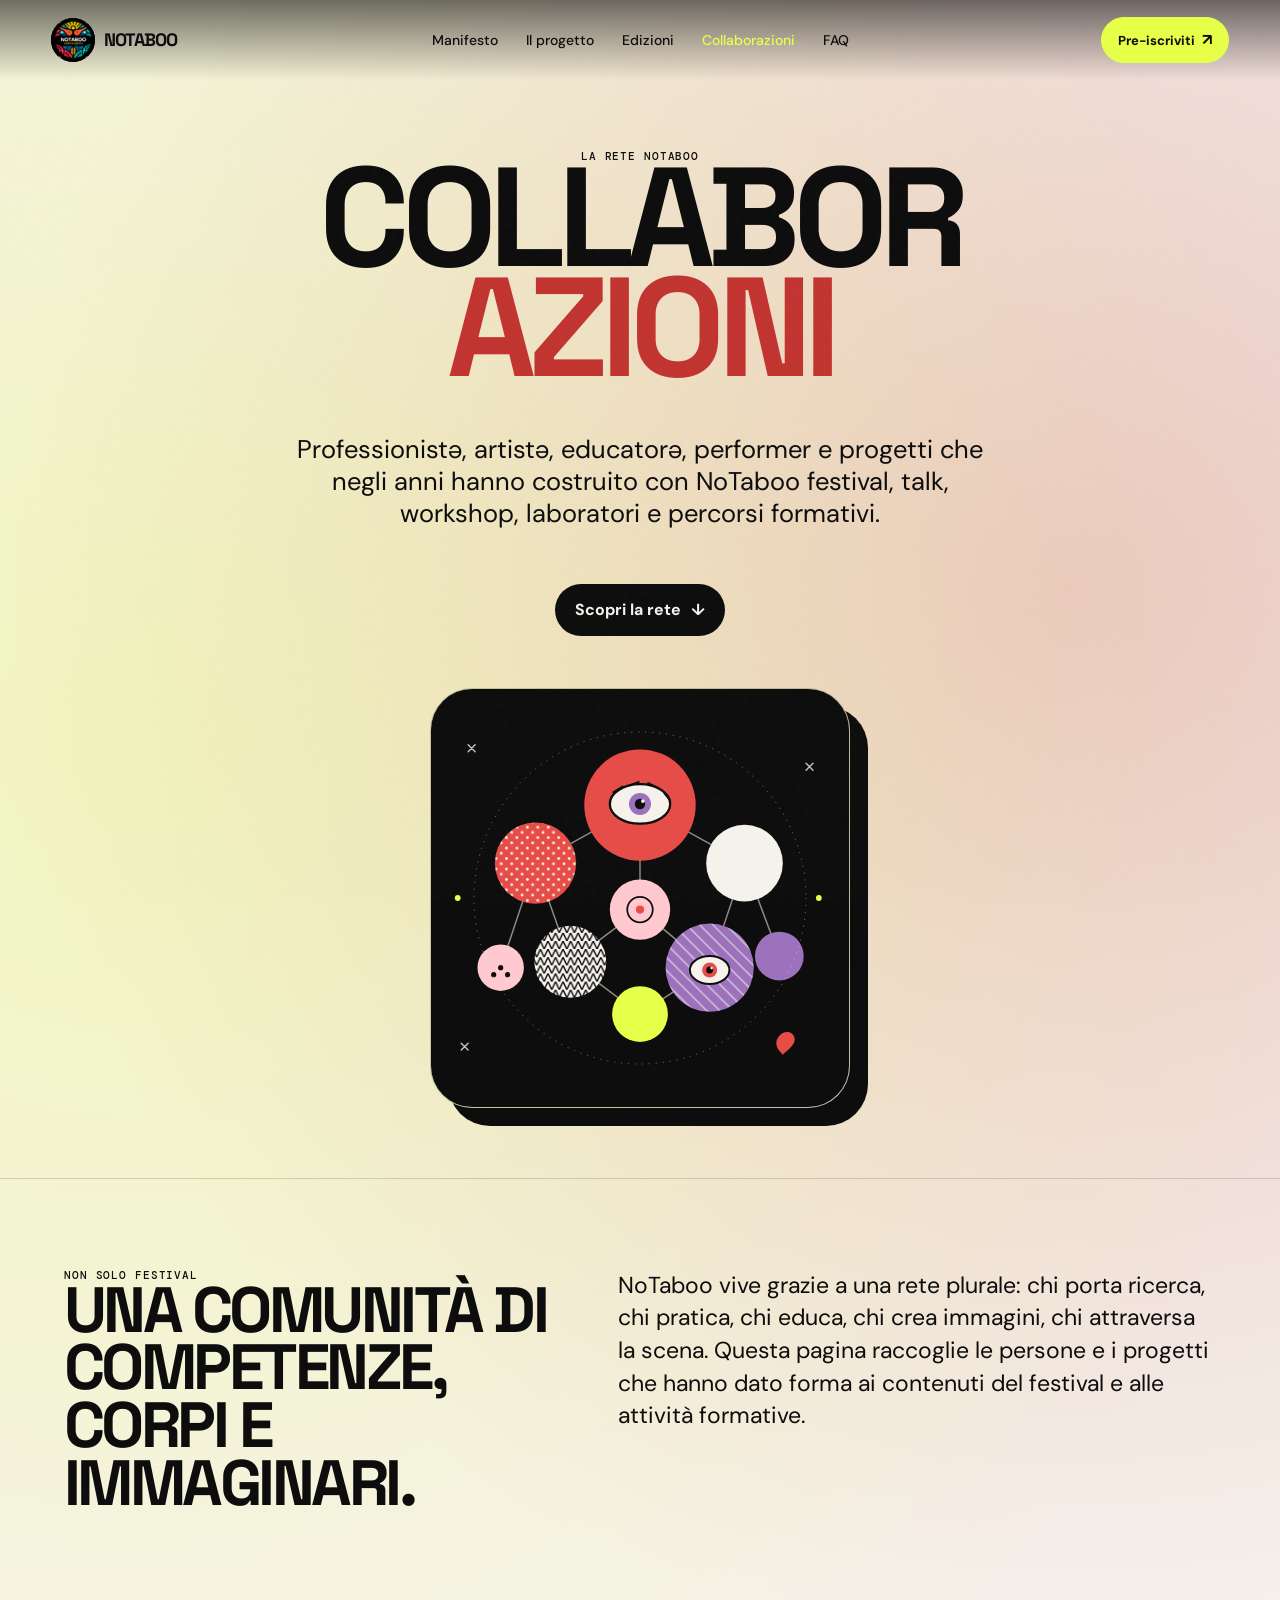
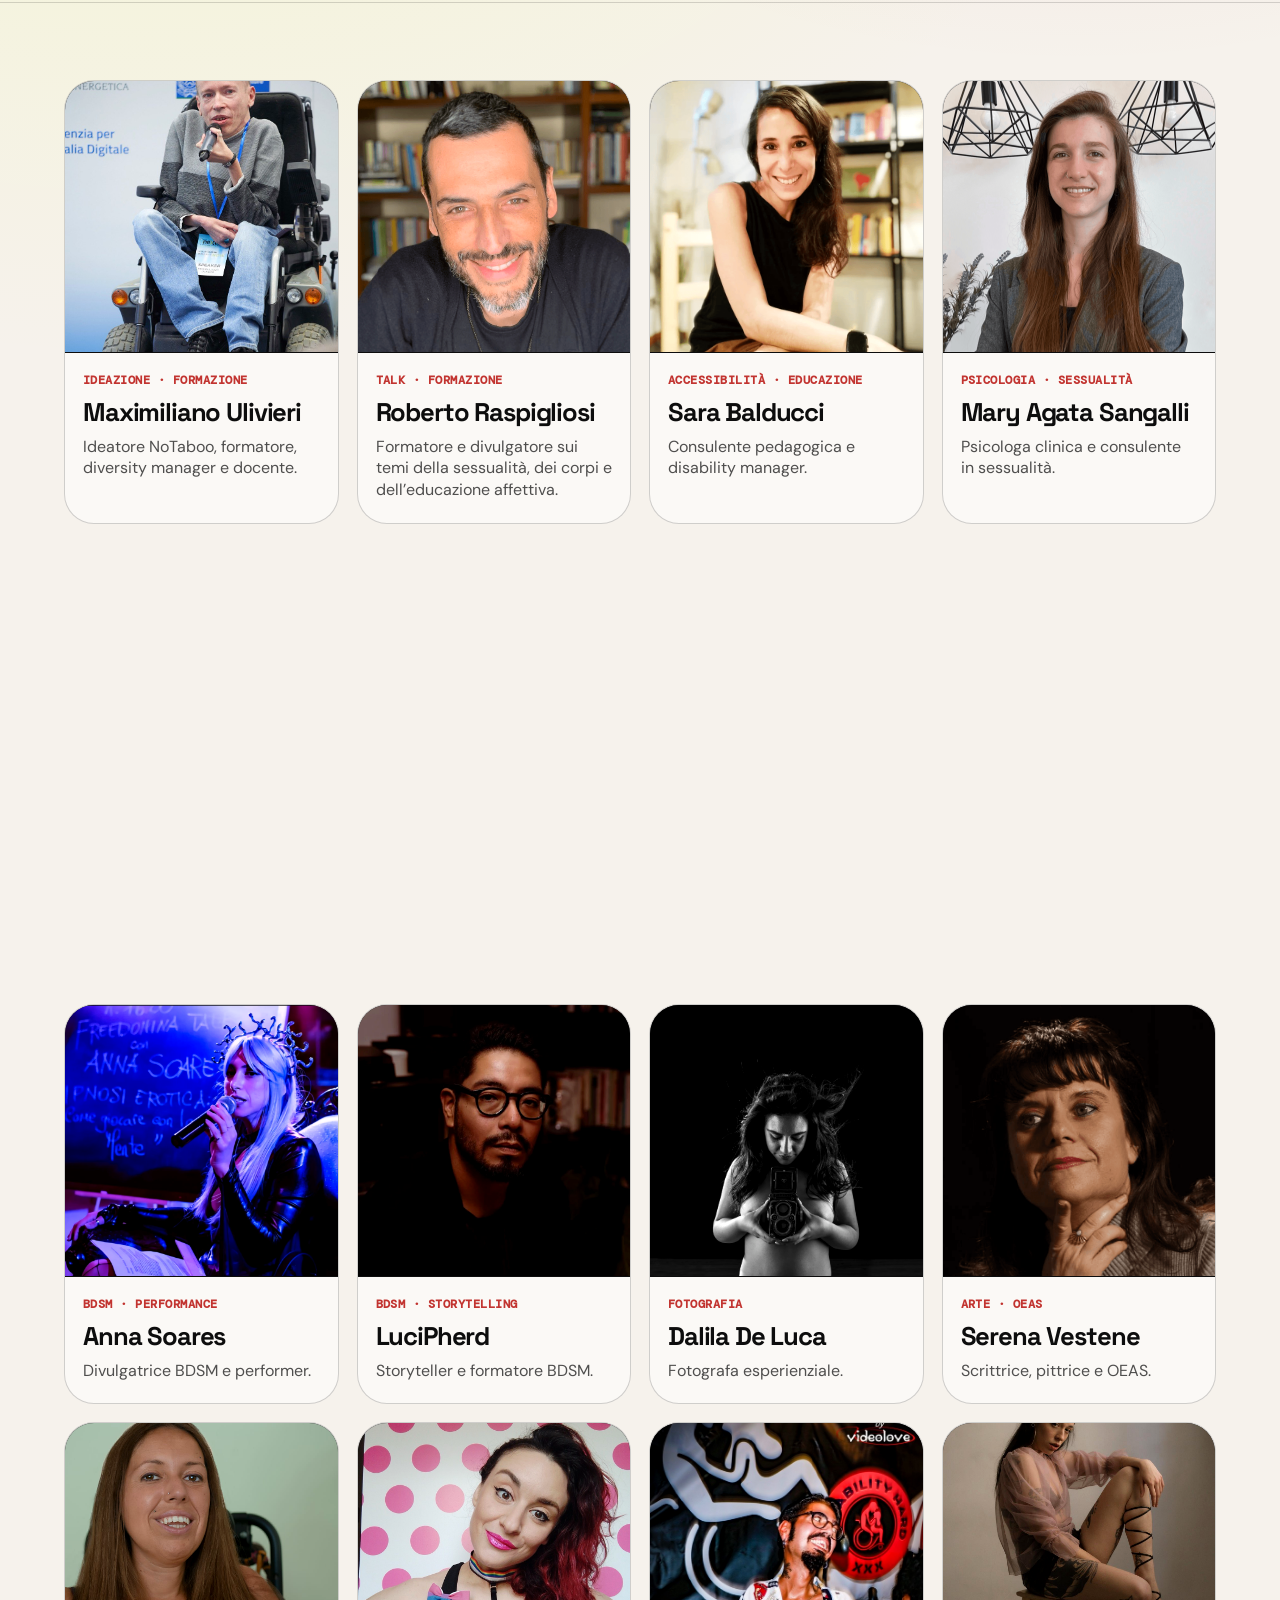
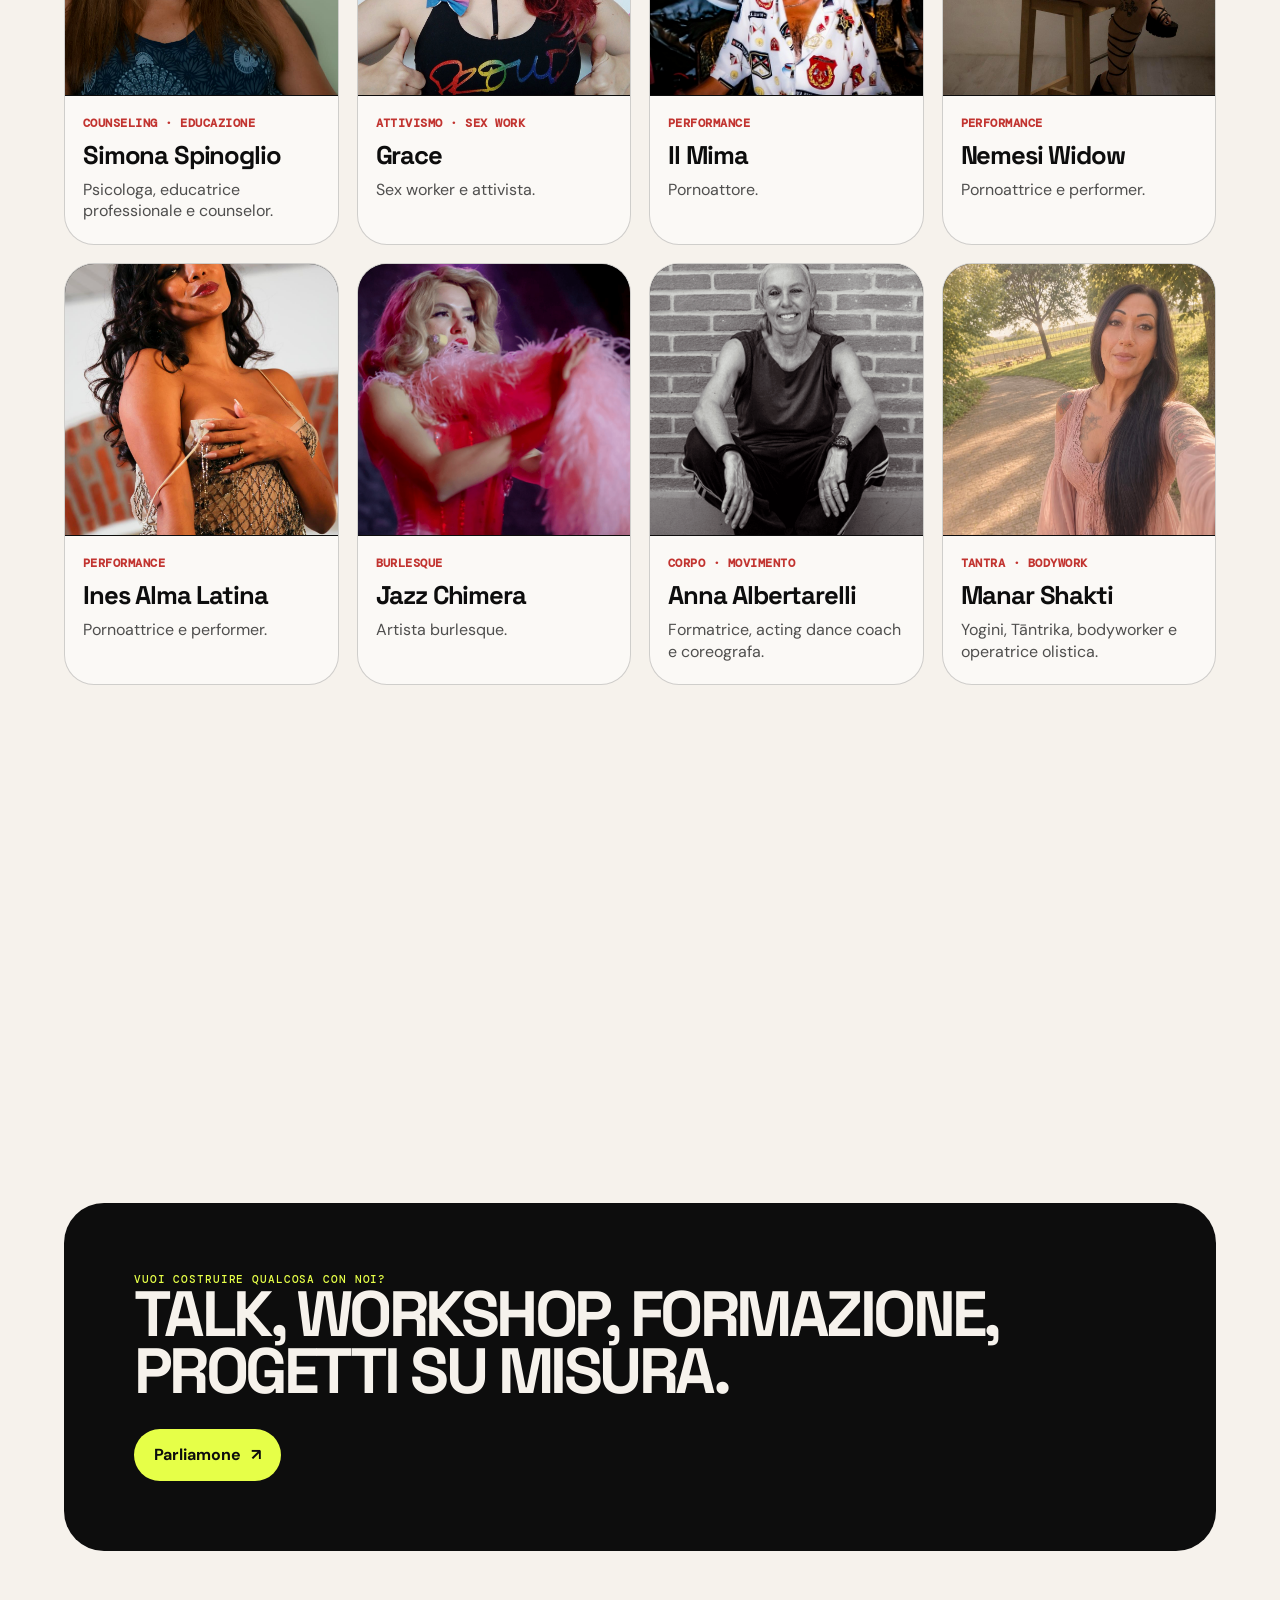
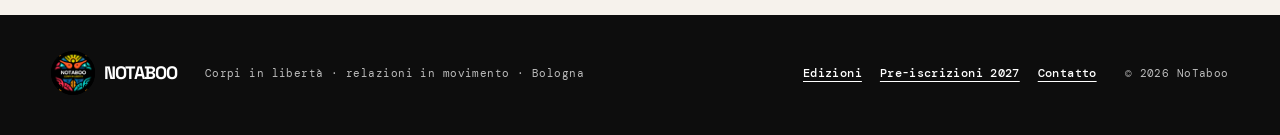
<file: collaborazioni.html>
<!doctype html>
<html lang="it">
<head>
  <meta charset="UTF-8" />
  <meta name="viewport" content="width=device-width, initial-scale=1.0" />
  <meta name="description" content="La rete di professionistə, artistə, educatorə e performer che collaborano con NoTaboo tra festival, workshop e formazione." />
  <link rel="canonical" href="https://notaboo.net/collaborazioni.html" />
  <meta property="og:site_name" content="NoTaboo" />
  <meta property="og:type" content="website" />
  <meta property="og:locale" content="it_IT" />
  <meta property="og:title" content="Collaborazioni — NoTaboo" />
  <meta property="og:description" content="Professionistə, artistə, educatorə e performer che costruiscono con NoTaboo festival, workshop e percorsi formativi." />
  <meta property="og:url" content="https://notaboo.net/collaborazioni.html" />
  <meta property="og:image" content="https://notaboo.net/assets/social/notaboo-social-preview-collaborazioni-20260701.jpg" />
  <meta property="og:image:url" content="https://notaboo.net/assets/social/notaboo-social-preview-collaborazioni-20260701.jpg" />
  <meta property="og:image:secure_url" content="https://notaboo.net/assets/social/notaboo-social-preview-collaborazioni-20260701.jpg" />
  <meta property="og:image:type" content="image/jpeg" />
  <meta property="og:image:width" content="1200" />
  <meta property="og:image:height" content="630" />
  <meta property="og:image:alt" content="Collaborazioni NoTaboo: illustrazione pop e colorata su sfondo nero" />
  <meta name="twitter:card" content="summary_large_image" />
  <meta name="twitter:title" content="Collaborazioni — NoTaboo" />
  <meta name="twitter:description" content="La rete di persone e progetti che collaborano con NoTaboo." />
  <meta name="twitter:image" content="https://notaboo.net/assets/social/notaboo-social-preview-collaborazioni-20260701.jpg" />
  <meta name="twitter:image:alt" content="Collaborazioni NoTaboo: illustrazione pop e colorata su sfondo nero" />
  <title>Collaborazioni — NoTaboo</title>
  <link rel="preconnect" href="https://fonts.googleapis.com">
  <link rel="preconnect" href="https://fonts.gstatic.com" crossorigin>
  <link href="https://fonts.googleapis.com/css2?family=DM+Mono:wght@400;500&family=DM+Sans:opsz,wght@9..40,400;9..40,500;9..40,700&family=Space+Grotesk:wght@400;500;600;700&display=swap" rel="stylesheet">
  <link rel="stylesheet" href="styles.css?v=20261019b" />
  <link rel="stylesheet" href="navigation.css?v=20261019b" />
  <link rel="stylesheet" href="collaborazioni.css?v=20261019b" />
</head>
<body class="collab-page">
  <a class="skip-link" href="#rete">Vai alla rete</a>
  <div class="grain" aria-hidden="true"></div>
  <header class="site-header">
    <a class="brand" href="index.html" aria-label="NoTaboo, home">
      <img class="brand-logo" src="assets/brand/logo-notaboo-96.png" srcset="assets/brand/logo-notaboo-96.png 1x, assets/brand/logo-notaboo-192.png 2x" width="44" height="44" alt="" /><span class="brand-word">NOTABOO</span>
    </a>
    <nav class="desktop-nav" aria-label="Navigazione principale">
      <a href="index.html#manifesto">Manifesto</a>
      <a href="index.html#progetto">Il progetto</a>
      <a href="index.html#edizioni">Edizioni</a>
      <a class="is-active" href="collaborazioni.html" aria-current="page">Collaborazioni</a>
      <a href="index.html#domande">FAQ</a>
    </nav>
    <a class="nav-cta nav-cta--hot" href="edizione-2027.html">Pre-iscriviti <span aria-hidden="true">↗</span></a>
    <button class="menu-button" type="button" aria-expanded="false" aria-controls="mobile-menu" aria-label="Apri menu"><i></i><i></i></button>
  </header>
  <nav id="mobile-menu" class="mobile-menu" aria-label="Menu mobile">
    <a href="index.html#manifesto">Manifesto</a><a href="index.html#progetto">Il progetto</a><a href="index.html#edizioni">Edizioni</a><a class="is-active" href="collaborazioni.html" aria-current="page">Collaborazioni</a><a href="index.html#domande">FAQ</a><a href="edizione-2027.html">Pre-iscriviti 2027 ↗</a>
  </nav>

  <main>
    <section class="collab-hero">
      <div class="collab-hero__copy">
        <p class="eyebrow reveal">La rete NoTaboo</p>
        <h1 class="reveal"><span class="line">Collabor</span><span class="line accent-azioni">azioni</span></h1>
        <p class="reveal">Professionistə, artistə, educatorə, performer e progetti che negli anni hanno costruito con NoTaboo festival, talk, workshop, laboratori e percorsi formativi.</p>
        <a class="hero-jump reveal" href="#rete">Scopri la rete <span>↓</span></a>
      </div>
      <div class="collab-hero__media reveal" aria-hidden="true">
        <img src="assets/collaborazioni/rete-notaboo.svg" alt="">
      </div>
    </section>

    <section class="collab-intro section-wrap">
      <div>
        <p class="eyebrow">Non solo festival</p>
        <h2>Una comunità di competenze, corpi e immaginari.</h2>
      </div>
      <p>NoTaboo vive grazie a una rete plurale: chi porta ricerca, chi pratica, chi educa, chi crea immagini, chi attraversa la scena. Questa pagina raccoglie le persone e i progetti che hanno dato forma ai contenuti del festival e alle attività formative.</p>
    </section>

    <section id="rete" class="collab-grid" aria-label="Collaboratrici e collaboratori NoTaboo">
      <article class="collab-card"><figure><img src="assets/edizione-2026/maximiliano_6af68781.jpg" alt="Maximiliano Ulivieri" loading="lazy"></figure><div class="collab-card__body"><p class="collab-card__tag">Ideazione · Formazione</p><h3>Maximiliano Ulivieri</h3><p>Ideatore NoTaboo, formatore, diversity manager e docente.</p></div></article>
      <article class="collab-card"><figure><img src="assets/edizione-2026/roberto_b9cfe44b.png" alt="Roberto Raspigliosi" loading="lazy"></figure><div class="collab-card__body"><p class="collab-card__tag">Talk · Formazione</p><h3>Roberto Raspigliosi</h3><p>Formatore e divulgatore sui temi della sessualità, dei corpi e dell’educazione affettiva.</p></div></article>
      <article class="collab-card"><figure><img src="assets/edizione-2026/sara_8c3e85c8.png" alt="Sara Balducci" loading="lazy"></figure><div class="collab-card__body"><p class="collab-card__tag">Accessibilità · Educazione</p><h3>Sara Balducci</h3><p>Consulente pedagogica e disability manager.</p></div></article>
      <article class="collab-card"><figure><img src="assets/edizione-2026/mary_aa65e1a5.png" alt="Mary Agata Sangalli" loading="lazy"></figure><div class="collab-card__body"><p class="collab-card__tag">Psicologia · Sessualità</p><h3>Mary Agata Sangalli</h3><p>Psicologa clinica e consulente in sessualità.</p></div></article>
      <article class="collab-card"><figure><img src="assets/edizione-2026/tei_d3c427d2.jpeg" alt="Tei Giunta" loading="lazy"></figure><div class="collab-card__body"><p class="collab-card__tag">Relazioni · Neurodivergenze</p><h3>Tei Giunta</h3><p>Consulente relazionale, educatrice sessuale e ADHD coach.</p></div></article>
      <article class="collab-card"><figure><img src="assets/edizione-2026/greta_e006c325.jpg" alt="Greta Tosoni" loading="lazy"></figure><div class="collab-card__body"><p class="collab-card__tag">Educazione sessuale</p><h3>Greta Tosoni</h3><p>Educatrice sessuale e sex coach.</p></div></article>
      <article class="collab-card"><figure><img src="assets/edizione-2026/anna_castagna_1396ef33.jpg" alt="Anna Castagna" loading="lazy"></figure><div class="collab-card__body"><p class="collab-card__tag">Psicologia</p><h3>Anna Castagna</h3><p>Psicologa.</p></div></article>
      <article class="collab-card"><figure><img src="assets/edizione-2026/marta_14bfcc36.jpg" alt="Marta Santospirito" loading="lazy"></figure><div class="collab-card__body"><p class="collab-card__tag">Kinbaku · Educazione</p><h3>Marta Santospirito</h3><p>Educatrice sessuale e praticante kinbaku.</p></div></article>
      <article class="collab-card"><figure><img src="assets/edizione-2026/anna_soares_real_eed3502f.png" alt="Anna Soares" loading="lazy"></figure><div class="collab-card__body"><p class="collab-card__tag">BDSM · Performance</p><h3>Anna Soares</h3><p>Divulgatrice BDSM e performer.</p></div></article>
      <article class="collab-card"><figure><img src="assets/edizione-2026/lucipherd_a63a54ad.png" alt="LuciPherd" loading="lazy"></figure><div class="collab-card__body"><p class="collab-card__tag">BDSM · Storytelling</p><h3>LuciPherd</h3><p>Storyteller e formatore BDSM.</p></div></article>
      <article class="collab-card"><figure><img src="assets/edizione-2026/dalila_de_luca_98d46e55.jpg" alt="Dalila De Luca" loading="lazy"></figure><div class="collab-card__body"><p class="collab-card__tag">Fotografia</p><h3>Dalila De Luca</h3><p>Fotografa esperienziale.</p></div></article>
      <article class="collab-card"><figure><img src="assets/edizione-2026/serena_bc27b9de.png" alt="Serena Vestene" loading="lazy"></figure><div class="collab-card__body"><p class="collab-card__tag">Arte · OEAS</p><h3>Serena Vestene</h3><p>Scrittrice, pittrice e OEAS.</p></div></article>
      <article class="collab-card"><figure><img src="assets/edizione-2026/simona_1f604b60.jpg" alt="Simona Spinoglio" loading="lazy"></figure><div class="collab-card__body"><p class="collab-card__tag">Counseling · Educazione</p><h3>Simona Spinoglio</h3><p>Psicologa, educatrice professionale e counselor.</p></div></article>
      <article class="collab-card"><figure><img src="assets/edizione-2026/grace_7481ec0b.jpeg" alt="Grace" loading="lazy"></figure><div class="collab-card__body"><p class="collab-card__tag">Attivismo · Sex work</p><h3>Grace</h3><p>Sex worker e attivista.</p></div></article>
      <article class="collab-card"><figure><img src="assets/edizione-2026/il_mima_76ab16a3.jpeg" alt="Il Mima" loading="lazy"></figure><div class="collab-card__body"><p class="collab-card__tag">Performance</p><h3>Il Mima</h3><p>Pornoattore.</p></div></article>
      <article class="collab-card"><figure><img src="assets/edizione-2026/nemesi_a67eea3f.jpeg" alt="Nemesi Widow" loading="lazy"></figure><div class="collab-card__body"><p class="collab-card__tag">Performance</p><h3>Nemesi Widow</h3><p>Pornoattrice e performer.</p></div></article>
      <article class="collab-card"><figure><img src="assets/edizione-2026/ines_a5c05146.jpeg" alt="Ines Alma Latina" loading="lazy"></figure><div class="collab-card__body"><p class="collab-card__tag">Performance</p><h3>Ines Alma Latina</h3><p>Pornoattrice e performer.</p></div></article>
      <article class="collab-card"><figure><img src="assets/edizione-2026/jazz_3aefbff0.png" alt="Jazz Chimera" loading="lazy"></figure><div class="collab-card__body"><p class="collab-card__tag">Burlesque</p><h3>Jazz Chimera</h3><p>Artista burlesque.</p></div></article>
      <article class="collab-card"><figure><img src="assets/edizione-2026/anna_albertarelli_3ac41601.png" alt="Anna Albertarelli" loading="lazy"></figure><div class="collab-card__body"><p class="collab-card__tag">Corpo · Movimento</p><h3>Anna Albertarelli</h3><p>Formatrice, acting dance coach e coreografa.</p></div></article>
      <article class="collab-card"><figure><img src="assets/edizione-2026/manar-shakti_3d4db054.jpeg" alt="Manar Shakti" loading="lazy"></figure><div class="collab-card__body"><p class="collab-card__tag">Tantra · Bodywork</p><h3>Manar Shakti</h3><p>Yogini, Tāntrika, bodyworker e operatrice olistica.</p></div></article>
      <article class="collab-card"><figure><img src="assets/edizione-2026/grattineria_practitioner_ac9ef89d.jpeg" alt="La Grattineria" loading="lazy"></figure><div class="collab-card__body"><p class="collab-card__tag">ASMR · Benessere</p><h3>La Grattineria</h3><p>Progetto dedicato a trattamenti multisensoriali e ASMR.</p></div></article>
      <article class="collab-card"><figure><img src="assets/edizione-2026/ester_cardella_a89b82cf.jpg" alt="Ester Cardella" loading="lazy"></figure><div class="collab-card__body"><p class="collab-card__tag">Fumetto erotico</p><h3>Ester Cardella</h3><p>Fumettista erotica indipendente.</p></div></article>
      <article class="collab-card"><figure><img src="assets/edizione-2026/lecicia_sorri_21e4cafa.jpeg" alt="Lecicia Sorri" loading="lazy"></figure><div class="collab-card__body"><p class="collab-card__tag">Festival hosting</p><h3>Lecicia Sorri</h3><p>Presentatrice del Festival.</p></div></article>
    </section>

    <section class="collab-cta section-wrap">
      <p class="eyebrow">Vuoi costruire qualcosa con noi?</p>
      <h2>Talk, workshop, formazione, progetti su misura.</h2>
      <a class="pill-link" href="mailto:notaboo.evoluzione@gmail.com?subject=Collaborazione%20NoTaboo">Parliamone <span>↗</span></a>
    </section>
  </main>

  <footer class="site-footer">
    <a class="brand" href="index.html" aria-label="NoTaboo, home">
      <img class="brand-logo" src="assets/brand/logo-notaboo-96.png" srcset="assets/brand/logo-notaboo-96.png 1x, assets/brand/logo-notaboo-192.png 2x" width="44" height="44" alt="" /><span class="brand-word">NOTABOO</span>
    </a>
    <p>Corpi in libertà · relazioni in movimento · Bologna</p>
    <div class="footer-links">
      <a href="index.html#edizioni">Edizioni</a>
      <a href="edizione-2027.html">Pre-iscrizioni 2027</a>
      <a href="mailto:notaboo.evoluzione@gmail.com">Contatto</a>
    </div>
    <p>© <span id="year"></span> NoTaboo</p>
  </footer>
  <script src="app.js?v=20261019b"></script>
</body>
</html>
</file>
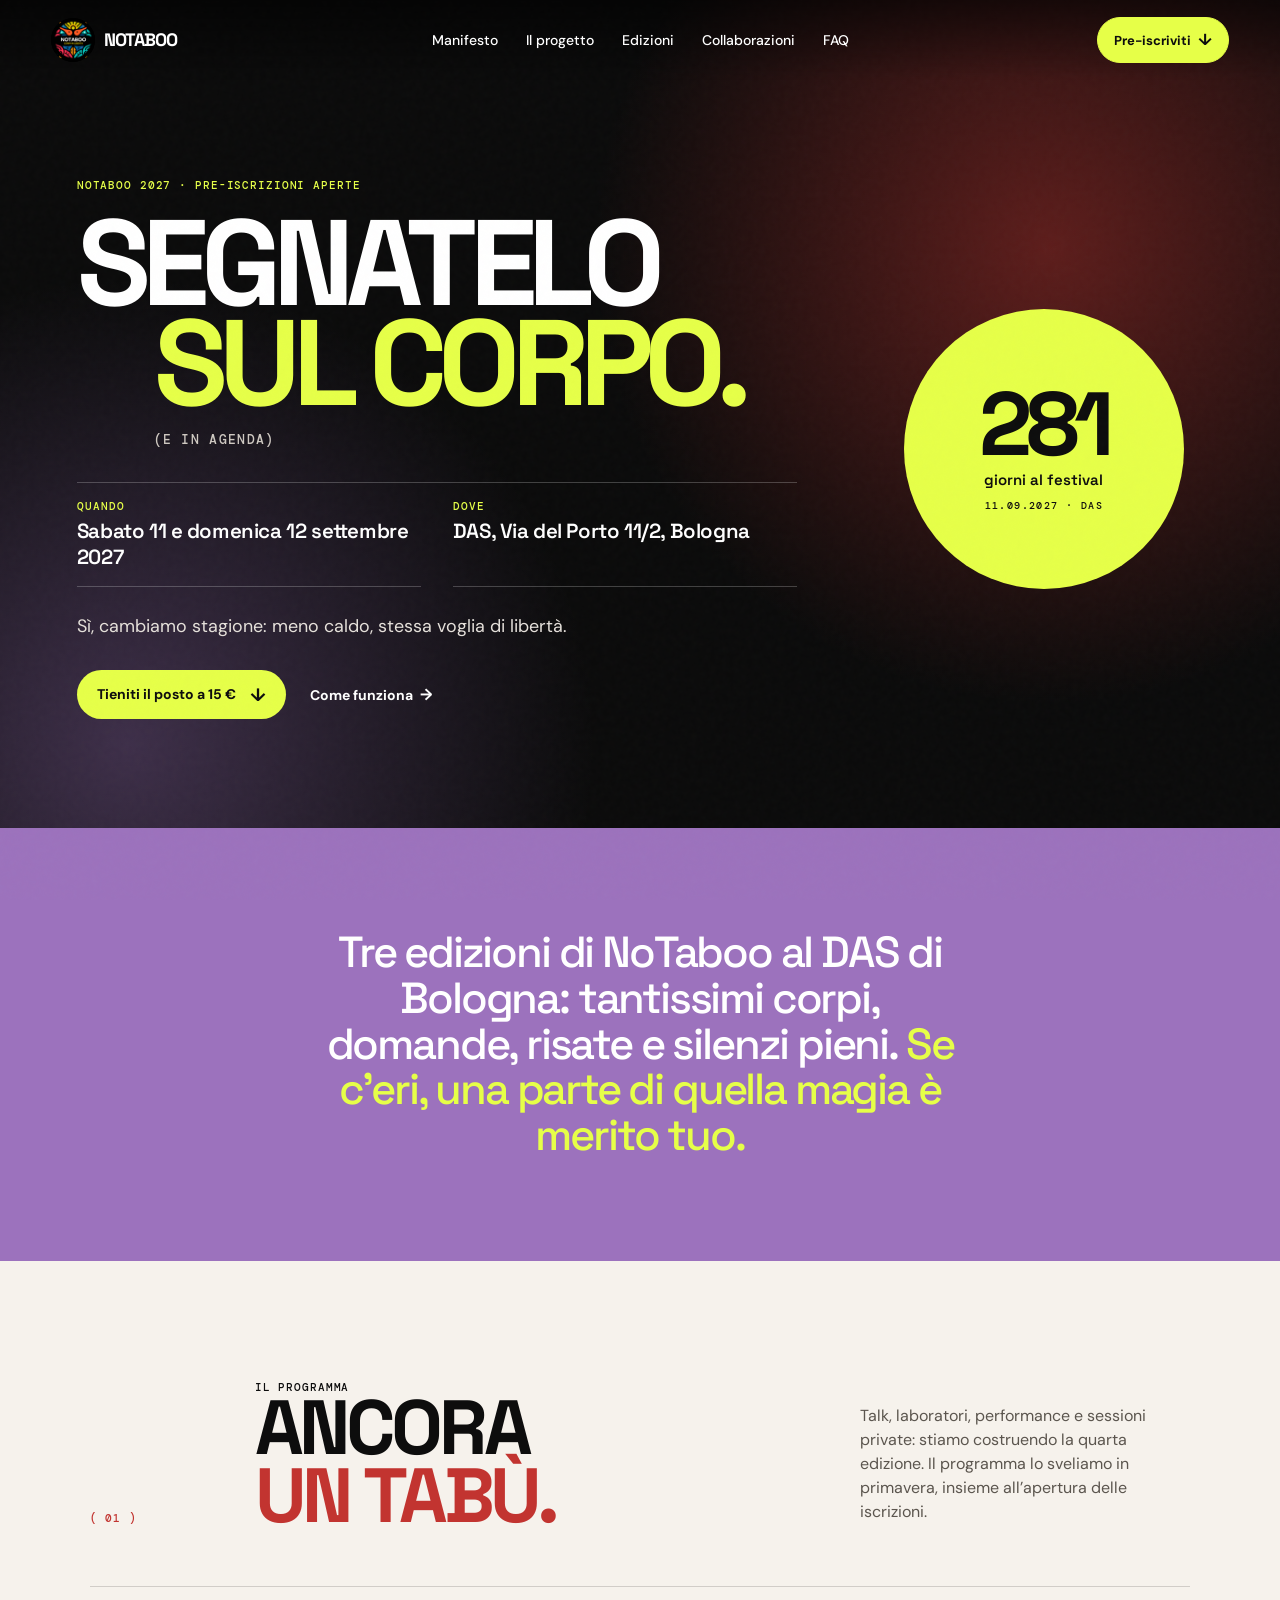
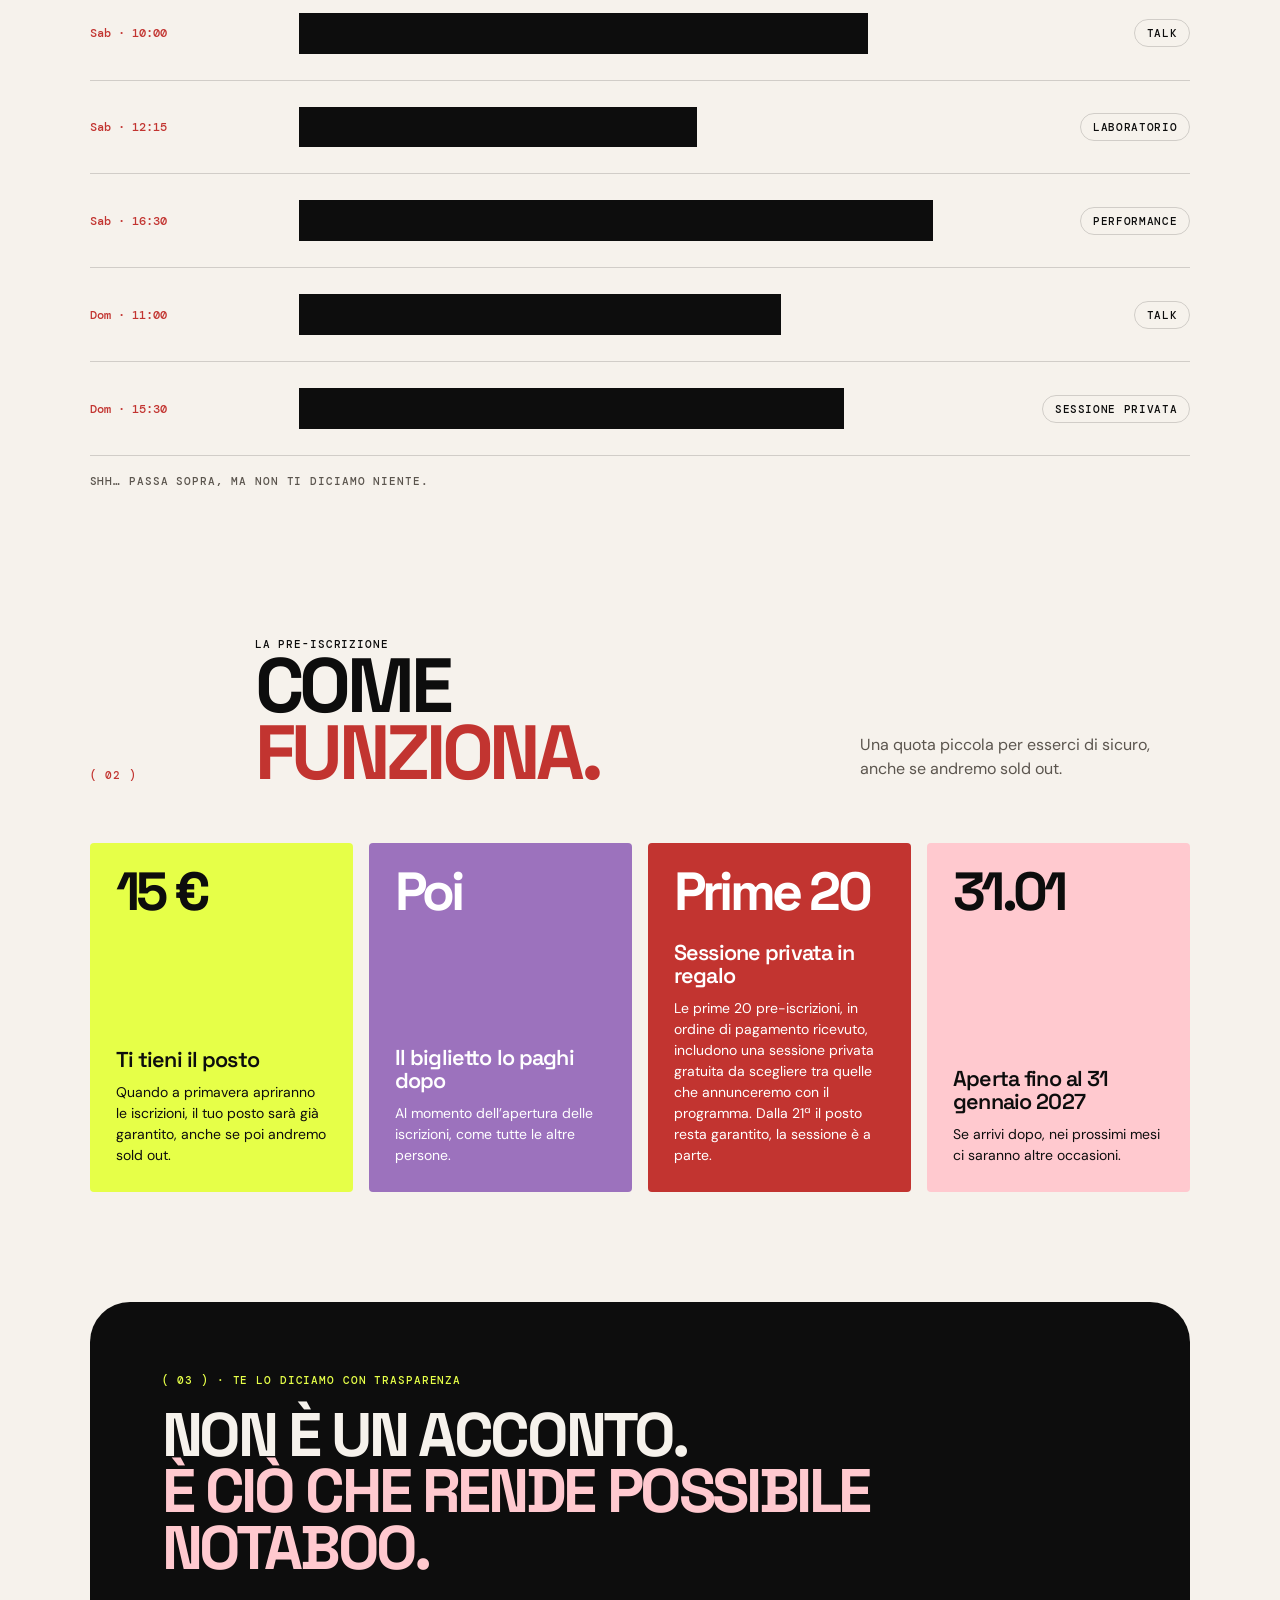
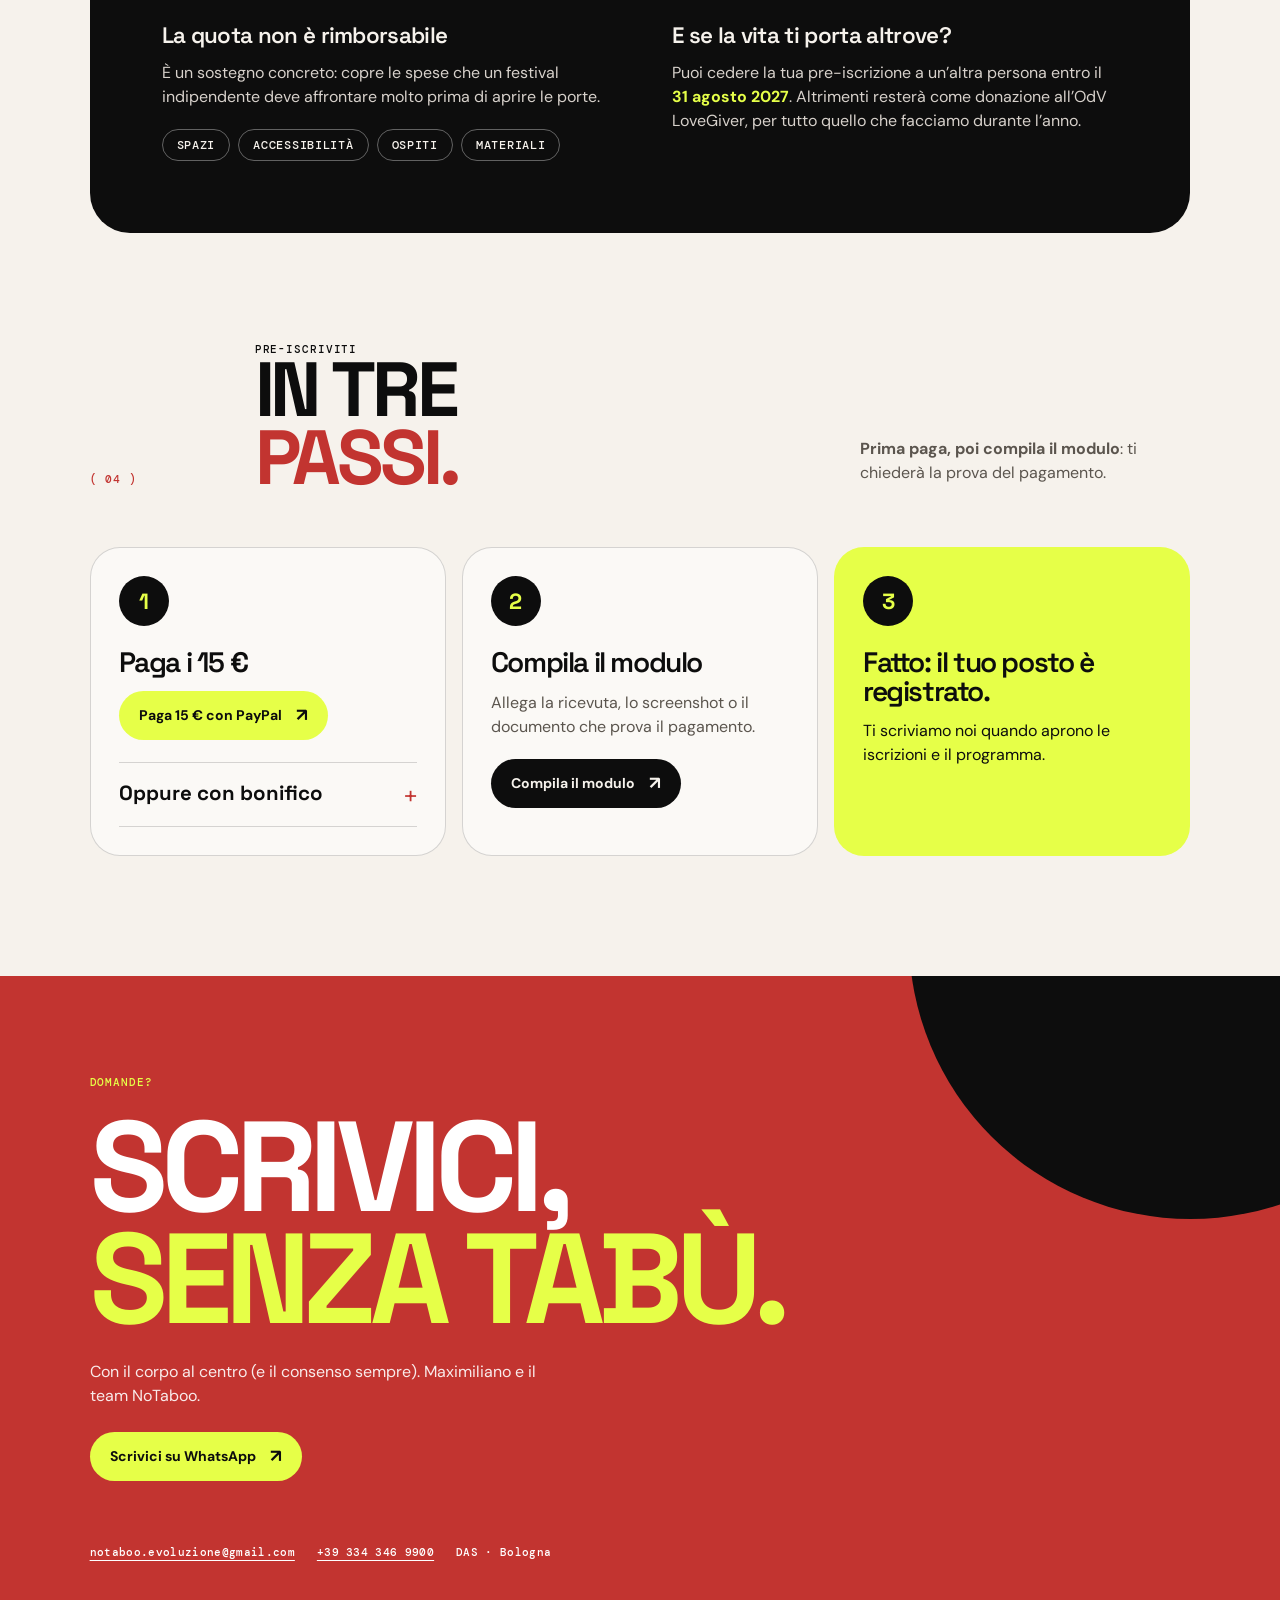
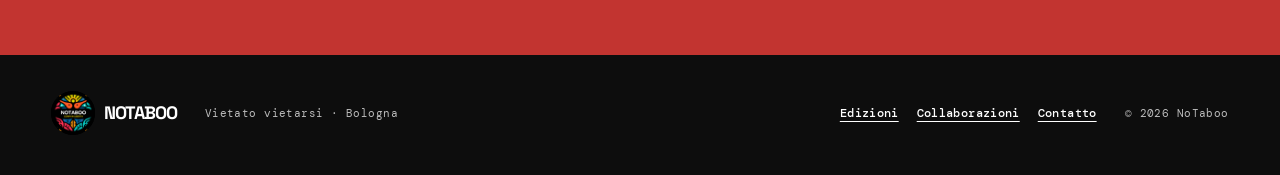
<file: edizione-2027.html>
<!doctype html>
<html lang="it">
<head>
  <meta charset="UTF-8" />
  <meta name="viewport" content="width=device-width, initial-scale=1.0" />
  <meta name="description" content="NoTaboo 2027: sabato 11 e domenica 12 settembre 2027 al DAS di Bologna. Pre-iscrizioni aperte fino al 31 gennaio 2027: con 15 € ti tieni il posto." />
  <link rel="canonical" href="https://notaboo.net/edizione-2027.html" />
  <meta property="og:site_name" content="NoTaboo" />
  <meta property="og:type" content="website" />
  <meta property="og:locale" content="it_IT" />
  <meta property="og:title" content="NoTaboo 2027 — Pre-iscrizioni aperte" />
  <meta property="og:description" content="11–12 settembre 2027, DAS Bologna. Con 15 € ti tieni il posto, e le prime 20 pre-iscrizioni hanno una sessione privata in regalo." />
  <meta property="og:url" content="https://notaboo.net/edizione-2027.html" />
  <meta property="og:image" content="https://notaboo.net/assets/social/notaboo-social-preview-2027-20261019.jpg" />
  <meta property="og:image:url" content="https://notaboo.net/assets/social/notaboo-social-preview-2027-20261019.jpg" />
  <meta property="og:image:secure_url" content="https://notaboo.net/assets/social/notaboo-social-preview-2027-20261019.jpg" />
  <meta property="og:image:type" content="image/jpeg" />
  <meta property="og:image:width" content="1200" />
  <meta property="og:image:height" content="630" />
  <meta property="og:image:alt" content="NoTaboo 2027, pre-iscrizioni aperte: 11–12 settembre 2027, Bologna" />
  <meta name="twitter:card" content="summary_large_image" />
  <meta name="twitter:title" content="NoTaboo 2027 — Pre-iscrizioni aperte" />
  <meta name="twitter:description" content="11–12 settembre 2027, DAS Bologna. Con 15 € ti tieni il posto." />
  <meta name="twitter:image" content="https://notaboo.net/assets/social/notaboo-social-preview-2027-20261019.jpg" />
  <meta name="twitter:image:alt" content="NoTaboo 2027, pre-iscrizioni aperte: 11–12 settembre 2027, Bologna" />
  <title>NoTaboo 2027 — Pre-iscrizioni aperte</title>
  <link rel="preconnect" href="https://fonts.googleapis.com">
  <link rel="preconnect" href="https://fonts.gstatic.com" crossorigin>
  <link href="https://fonts.googleapis.com/css2?family=DM+Mono:wght@400;500&family=DM+Sans:opsz,wght@9..40,400;9..40,500;9..40,700&family=Space+Grotesk:wght@400;500;600;700&display=swap" rel="stylesheet">
  <link rel="stylesheet" href="styles.css?v=20261019b" />
  <link rel="stylesheet" href="navigation.css?v=20261019b" />
  <link rel="stylesheet" href="preiscrizione.css?v=20261019b" />
</head>
<body class="prereg-page" data-deadline="2027-01-31T23:59:59+01:00" data-festival="2027-09-11T10:00:00+02:00">
  <a class="skip-link" href="#come">Vai alla pre-iscrizione</a>
  <div class="grain" aria-hidden="true"></div>
  <header class="site-header">
    <a class="brand" href="index.html" aria-label="NoTaboo, home">
      <img class="brand-logo" src="assets/brand/logo-notaboo-96.png" srcset="assets/brand/logo-notaboo-96.png 1x, assets/brand/logo-notaboo-192.png 2x" width="44" height="44" alt="" /><span class="brand-word">NOTABOO</span>
    </a>
    <nav class="desktop-nav" aria-label="Navigazione principale">
      <a href="index.html#manifesto">Manifesto</a>
      <a href="index.html#progetto">Il progetto</a>
      <a href="index.html#edizioni">Edizioni</a>
      <a href="collaborazioni.html">Collaborazioni</a>
      <a href="index.html#domande">FAQ</a>
    </nav>
    <a class="nav-cta nav-cta--hot" href="#come" aria-current="page">Pre-iscriviti <span>↓</span></a>
    <button class="menu-button" type="button" aria-expanded="false" aria-controls="mobile-menu" aria-label="Apri menu"><i></i><i></i></button>
  </header>
  <nav id="mobile-menu" class="mobile-menu" aria-label="Menu mobile">
    <a href="index.html#manifesto">Manifesto</a><a href="index.html#progetto">Il progetto</a><a href="index.html#edizioni">Edizioni</a><a href="collaborazioni.html">Collaborazioni</a><a href="index.html#domande">FAQ</a><a class="is-active" href="#come">Pre-iscriviti ↓</a>
  </nav>

  <main>
    <section class="prereg-hero" aria-labelledby="prereg-title">
      <div class="prereg-hero__copy">
        <p class="eyebrow reveal">NoTaboo 2027 · <span class="prereg-status">Pre-iscrizioni aperte</span></p>
        <h1 id="prereg-title" class="reveal"><span class="line">Segnatelo</span><span class="line accent">sul corpo.</span></h1>
        <p class="prereg-aside reveal">(e in agenda)</p>
        <dl class="prereg-when reveal">
          <div><dt>Quando</dt><dd>Sabato 11 e domenica 12 settembre 2027</dd></div>
          <div><dt>Dove</dt><dd>DAS, Via del Porto 11/2, Bologna</dd></div>
        </dl>
        <p class="prereg-intro reveal">Sì, cambiamo stagione: meno caldo, stessa voglia di libertà.</p>
        <div class="prereg-actions reveal">
          <a class="button button--acid" href="#come">Tieniti il posto a 15 € <span aria-hidden="true">↓</span></a>
          <a class="text-link" href="#funziona">Come funziona <span aria-hidden="true">→</span></a>
        </div>
      </div>
      <div class="prereg-countdown reveal" aria-live="polite">
        <span class="prereg-countdown__num" data-countdown>—</span>
        <span class="prereg-countdown__label">giorni al festival</span>
        <small>11.09.2027 · DAS</small>
      </div>
      <p class="prereg-closed-note" role="status">Le pre-iscrizioni sono chiuse. Nei prossimi mesi ci saranno altre occasioni per esserci: <a href="#contatti">resta in contatto</a>.</p>
    </section>

    <section class="prereg-thanks">
      <p>Tre edizioni di NoTaboo al DAS di Bologna: tantissimi corpi, domande, risate e silenzi pieni. <span>Se c’eri, una parte di quella magia è merito tuo.</span></p>
    </section>

    <section class="prereg-teaser section-wrap" aria-labelledby="teaser-title">
      <div class="prereg-head">
        <p class="section-number">( 01 )</p>
        <div><p class="eyebrow">Il programma</p><h2 id="teaser-title">Ancora<br /><em>un tabù.</em></h2></div>
        <p>Talk, laboratori, performance e sessioni private: stiamo costruendo la quarta edizione. Il programma lo sveliamo in primavera, insieme all’apertura delle iscrizioni.</p>
      </div>
      <ol class="redacted-list" aria-label="Programma in arrivo nella primavera 2027">
        <li><span class="redacted-time">Sab · 10:00</span><span class="redacted-bar" style="--w:72%"></span><span class="redacted-tag">Talk</span></li>
        <li><span class="redacted-time">Sab · 12:15</span><span class="redacted-bar" style="--w:54%"></span><span class="redacted-tag">Laboratorio</span></li>
        <li><span class="redacted-time">Sab · 16:30</span><span class="redacted-bar" style="--w:86%"></span><span class="redacted-tag">Performance</span></li>
        <li><span class="redacted-time">Dom · 11:00</span><span class="redacted-bar" style="--w:61%"></span><span class="redacted-tag">Talk</span></li>
        <li><span class="redacted-time">Dom · 15:30</span><span class="redacted-bar" style="--w:78%"></span><span class="redacted-tag">Sessione privata</span></li>
      </ol>
      <p class="redacted-hint" aria-hidden="true">Shh… passa sopra, ma non ti diciamo niente.</p>
    </section>

    <section id="funziona" class="prereg-how section-wrap" aria-labelledby="how-title">
      <div class="prereg-head">
        <p class="section-number">( 02 )</p>
        <div><p class="eyebrow">La pre-iscrizione</p><h2 id="how-title">Come<br /><em>funziona.</em></h2></div>
        <p>Una quota piccola per esserci di sicuro, anche se andremo sold out.</p>
      </div>
      <div class="prereg-cards">
        <article class="prereg-card prereg-card--acid"><p class="prereg-card__big">15 €</p><h3>Ti tieni il posto</h3><p>Quando a primavera apriranno le iscrizioni, il tuo posto sarà già garantito, anche se poi andremo sold out.</p></article>
        <article class="prereg-card prereg-card--lilac"><p class="prereg-card__big">Poi</p><h3>Il biglietto lo paghi dopo</h3><p>Al momento dell’apertura delle iscrizioni, come tutte le altre persone.</p></article>
        <article class="prereg-card prereg-card--coral"><p class="prereg-card__big">Prime 20</p><h3>Sessione privata in regalo</h3><p>Le prime 20 pre-iscrizioni, in ordine di pagamento ricevuto, includono una sessione privata gratuita da scegliere tra quelle che annunceremo con il programma. Dalla 21ª il posto resta garantito, la sessione è a parte.</p></article>
        <article class="prereg-card prereg-card--pink"><p class="prereg-card__big">31.01</p><h3>Aperta fino al 31 gennaio 2027</h3><p>Se arrivi dopo, nei prossimi mesi ci saranno altre occasioni.</p></article>
      </div>
    </section>

    <section class="prereg-honest section-wrap" aria-labelledby="honest-title">
      <div class="prereg-honest__box">
        <p class="eyebrow">( 03 ) · Te lo diciamo con trasparenza</p>
        <h2 id="honest-title">Non è un acconto.<br /><em>È ciò che rende possibile NoTaboo.</em></h2>
        <div class="prereg-honest__cols">
          <div>
            <h3>La quota non è rimborsabile</h3>
            <p>È un sostegno concreto: copre le spese che un festival indipendente deve affrontare molto prima di aprire le porte.</p>
            <ul class="prereg-chips" aria-label="Cosa copre la quota"><li>Spazi</li><li>Accessibilità</li><li>Ospiti</li><li>Materiali</li></ul>
          </div>
          <div>
            <h3>E se la vita ti porta altrove?</h3>
            <p>Puoi cedere la tua pre-iscrizione a un’altra persona entro il <strong>31 agosto 2027</strong>. Altrimenti resterà come donazione all’OdV LoveGiver, per tutto quello che facciamo durante l’anno.</p>
          </div>
        </div>
      </div>
    </section>

    <section id="come" class="prereg-steps section-wrap" aria-labelledby="steps-title">
      <div class="prereg-head">
        <p class="section-number">( 04 )</p>
        <div><p class="eyebrow">Pre-iscriviti</p><h2 id="steps-title">In tre<br /><em>passi.</em></h2></div>
        <p><strong>Prima paga, poi compila il modulo</strong>: ti chiederà la prova del pagamento.</p>
      </div>
      <ol class="steps">
        <li class="step">
          <span class="step__num" aria-hidden="true">1</span>
          <div class="step__body">
            <h3>Paga i 15 €</h3>
            <a class="button button--acid step__cta" href="https://www.paypal.com/ncp/payment/MABV664DA7PBS" target="_blank" rel="noopener noreferrer">Paga 15 € con PayPal <span aria-hidden="true">↗</span></a>
            <details class="bank">
              <summary>Oppure con bonifico <span aria-hidden="true">+</span></summary>
              <dl>
                <div><dt>Intestatario</dt><dd>OdV LoveGiver</dd></div>
                <div><dt>IBAN</dt><dd><code>IT31Q0306909606100000103270</code><button type="button" class="copy-btn" data-copy="IT31Q0306909606100000103270">Copia</button></dd></div>
                <div><dt>Causale</dt><dd><code>Erogazione liberale NoTaboo 2027 – pre-iscrizione</code><button type="button" class="copy-btn" data-copy="Erogazione liberale NoTaboo 2027 – pre-iscrizione">Copia</button></dd></div>
              </dl>
            </details>
          </div>
        </li>
        <li class="step">
          <span class="step__num" aria-hidden="true">2</span>
          <div class="step__body">
            <h3>Compila il modulo</h3>
            <p>Allega la ricevuta, lo screenshot o il documento che prova il pagamento.</p>
            <a class="button button--ink step__cta" href="https://muddy-meeting-95f.notion.site/59999cd3ba0d4af7ac624ced4f148c94" target="_blank" rel="noopener noreferrer">Compila il modulo <span aria-hidden="true">↗</span></a>
          </div>
        </li>
        <li class="step step--done">
          <span class="step__num" aria-hidden="true">3</span>
          <div class="step__body">
            <h3>Fatto: il tuo posto è registrato.</h3>
            <p>Ti scriviamo noi quando aprono le iscrizioni e il programma.</p>
          </div>
        </li>
      </ol>
    </section>

    <section id="contatti" class="contact-band">
      <div class="section-wrap contact-content">
        <p class="eyebrow">Domande?</p>
        <h2>SCRIVICI,<br /><span>SENZA TABÙ.</span></h2>
        <p>Con il corpo al centro (e il consenso sempre). Maximiliano e il team NoTaboo.</p>
        <a class="button button--acid" href="https://wa.me/393343469900" target="_blank" rel="noopener noreferrer">Scrivici su WhatsApp <span>↗</span></a>
        <div class="contact-details"><a href="mailto:notaboo.evoluzione@gmail.com?subject=Pre-iscrizione%20NoTaboo%202027">notaboo.evoluzione@gmail.com</a><a href="tel:+393343469900">+39 334 346 9900</a><span>DAS · Bologna</span></div>
      </div>
    </section>
  </main>

  <footer class="site-footer">
    <a class="brand" href="index.html" aria-label="NoTaboo, home">
      <img class="brand-logo" src="assets/brand/logo-notaboo-96.png" srcset="assets/brand/logo-notaboo-96.png 1x, assets/brand/logo-notaboo-192.png 2x" width="44" height="44" alt="" /><span class="brand-word">NOTABOO</span>
    </a>
    <p>Vietato vietarsi · Bologna</p>
    <div class="footer-links">
      <a href="index.html#edizioni">Edizioni</a>
      <a href="collaborazioni.html">Collaborazioni</a>
      <a href="mailto:notaboo.evoluzione@gmail.com">Contatto</a>
    </div>
    <p>© <span id="year"></span> NoTaboo</p>
  </footer>
  <script src="app.js?v=20261019b"></script>
  <script src="preiscrizione.js?v=20261019b"></script>
</body>
</html>
</file>
<file: styles.css>
:root {
  --ink: #0d0d0d;
  --paper: #f6f2ec;
  --coral: #c23430; /* darkened for ≥4.5:1 on paper */
  --lilac: #9c72bd;
  --acid: #e6ff48;
  --pink: #ffc9cf;
  --line: rgba(13, 13, 13, 0.16);
  --line-soft: rgba(13, 13, 13, 0.08);
  --muted: #5b554e;
  --space: "Space Grotesk", system-ui, sans-serif;
  --sans: "DM Sans", system-ui, sans-serif;
  --mono: "DM Mono", ui-monospace, monospace;
  --radius-pill: 999px;
  --header-h: 80px;
  --ease: cubic-bezier(0.16, 0.84, 0.44, 1);
}

*,
*::before,
*::after {
  box-sizing: border-box;
}

html {
  scroll-behavior: smooth;
  scroll-padding-top: calc(var(--header-h) + 16px);
}

body {
  margin: 0;
  background: var(--paper);
  color: var(--ink);
  font-family: var(--sans);
  font-size: 16px;
  line-height: 1.5;
  text-rendering: optimizeLegibility;
}

img {
  max-width: 100%;
  height: auto;
  display: block;
}

a {
  color: inherit;
  text-decoration: none;
}

button {
  font: inherit;
  color: inherit;
}

:focus-visible {
  outline: 3px solid var(--coral);
  outline-offset: 3px;
}

.skip-link {
  position: absolute;
  left: 16px;
  top: -48px;
  z-index: 100;
  background: var(--acid);
  color: var(--ink);
  font-weight: 700;
  padding: 10px 16px;
  border-radius: var(--radius-pill);
  transition: top 0.2s ease;
}

.skip-link:focus {
  top: 16px;
}

.reveal {
  opacity: 0;
  transform: translateY(22px);
  transition:
    opacity 0.7s var(--ease) var(--reveal-delay, 0ms),
    transform 0.7s var(--ease) var(--reveal-delay, 0ms);
}

.reveal.is-visible {
  opacity: 1;
  transform: none;
}

@media (prefers-reduced-motion: reduce) {
  html {
    scroll-behavior: auto;
  }

  .reveal {
    opacity: 1;
    transform: none;
    transition: none;
  }

  .hero-art,
  .edition-hero__image,
  .hero-year,
  .orb--one,
  .orb--two,
  .hero-stamp,
  .grain {
    animation: none !important;
  }
}

.grain {
  background-image: url("data:image/svg+xml,%3Csvg viewBox='0 0 180 180' xmlns='http://www.w3.org/2000/svg'%3E%3Cfilter id='n'%3E%3CfeTurbulence type='fractalNoise' baseFrequency='.8' numOctaves='3' stitchTiles='stitch'/%3E%3C/filter%3E%3Crect width='100%25' height='100%25' filter='url(%23n)' opacity='.3'/%3E%3C/svg%3E");
  pointer-events: none;
  opacity: 0.07;
  position: fixed;
  inset: 0;
  z-index: 40;
}

/* —— Header / nav —— */
.site-header {
  align-items: center;
  background: linear-gradient(to bottom, rgba(0, 0, 0, 0.55), transparent);
  display: flex;
  height: var(--header-h);
  justify-content: space-between;
  left: 0;
  padding: 0 4vw;
  position: fixed;
  right: 0;
  top: 0;
  z-index: 50;
  color: #fff;
  transition: background 0.35s ease, color 0.35s ease, box-shadow 0.35s ease, backdrop-filter 0.35s ease;
}

.site-header.is-scrolled {
  background: rgba(246, 242, 236, 0.92);
  color: var(--ink);
  backdrop-filter: blur(12px);
  box-shadow: 0 1px 0 var(--line-soft);
}

.brand {
  align-items: center;
  display: inline-flex;
  font: 700 18px/1 var(--space);
  letter-spacing: -0.06em;
  gap: 8px;
}

.brand-mark {
  align-items: center;
  background: var(--acid);
  border-radius: 50%;
  color: var(--ink);
  display: inline-flex;
  font: 700 13px/1 var(--mono);
  height: 30px;
  justify-content: center;
  letter-spacing: -0.1em;
  width: 30px;
  flex-shrink: 0;
}

/* Logo ufficiale: dimensioni bloccate anche se brand.css arriva in ritardo,
   così l'immagine non può mai esplodere a tutta pagina. */
.brand img,
.brand-logo {
  width: 44px;
  height: 44px;
  max-width: 44px;
  max-height: 44px;
  object-fit: contain;
  display: block;
  flex-shrink: 0;
  border-radius: 50%;
}

@media (max-width: 760px) {
  .brand img,
  .brand-logo {
    width: 38px;
    height: 38px;
    max-width: 38px;
    max-height: 38px;
  }
}

.desktop-nav {
  display: none;
  gap: 28px;
  font-size: 14px;
  font-weight: 500;
}

.desktop-nav a,
.text-link {
  position: relative;
}

.desktop-nav a::after,
.text-link::after {
  background: currentColor;
  bottom: -4px;
  content: "";
  height: 1px;
  left: 0;
  position: absolute;
  transform: scaleX(0);
  transform-origin: right;
  transition: transform 0.3s var(--ease);
  width: 100%;
}

.desktop-nav a:hover::after,
.text-link:hover::after {
  transform: scaleX(1);
  transform-origin: left;
}

.nav-cta {
  border: 1.5px solid currentColor;
  border-radius: var(--radius-pill);
  font-weight: 700;
  padding: 10px 16px;
  font-size: 13px;
  transition: background 0.25s ease, color 0.25s ease, transform 0.25s ease, border-color 0.25s ease;
}

.nav-cta span {
  font-size: 16px;
  margin-left: 4px;
}

.nav-cta:hover {
  background: var(--ink);
  color: var(--paper);
  border-color: var(--ink);
  transform: translateY(-2px);
}

.site-header:not(.is-scrolled) .nav-cta:hover {
  background: #fff;
  color: var(--ink);
  border-color: #fff;
}

/* Pulsante "Pre-iscriviti": pieno, ben visibile sia sull'hero scuro sia
   sull'header chiaro dopo lo scroll. */
.site-header .nav-cta.nav-cta--hot {
  background: var(--acid);
  border-color: var(--acid);
  color: var(--ink);
}

.site-header .nav-cta.nav-cta--hot:hover {
  background: var(--ink);
  border-color: var(--ink);
  color: var(--acid);
}

.site-header.is-scrolled .nav-cta.nav-cta--hot {
  border-color: var(--ink);
}

.menu-button {
  background: transparent;
  border: 0;
  display: flex;
  flex-direction: column;
  gap: 6px;
  padding: 8px;
  cursor: pointer;
}

.menu-button i {
  background: currentColor;
  display: block;
  height: 2px;
  width: 22px;
  transition: transform 0.28s ease, opacity 0.28s ease;
}

.menu-button[aria-expanded="true"] i:first-child {
  transform: translateY(4px) rotate(45deg);
}

.menu-button[aria-expanded="true"] i:last-child {
  transform: translateY(-4px) rotate(-45deg);
}

.mobile-menu {
  background: var(--ink);
  color: #fff;
  display: flex;
  flex-direction: column;
  gap: 20px;
  left: 0;
  opacity: 0;
  padding: 28px 24px 36px;
  pointer-events: none;
  position: fixed;
  right: 0;
  top: 69px;
  transform: translateY(-10px);
  transition: opacity 0.3s var(--ease), transform 0.3s var(--ease), visibility 0.3s;
  visibility: hidden;
  z-index: 45;
}

.mobile-menu.is-open {
  opacity: 1;
  pointer-events: auto;
  transform: none;
  visibility: visible;
}

.mobile-menu a {
  font: 600 28px/1.1 var(--space);
  letter-spacing: -0.05em;
}

.eyebrow {
  font: 500 11px/1.2 var(--mono);
  letter-spacing: 0.08em;
  text-transform: uppercase;
  margin: 0;
}

.section-wrap {
  margin: auto;
  max-width: 1440px;
  padding-left: 7vw;
  padding-right: 7vw;
}

.section-number {
  color: var(--coral);
  font: 500 11px var(--mono);
  letter-spacing: 0.08em;
  margin: 5px 0;
}

.button {
  align-items: center;
  border-radius: var(--radius-pill);
  display: inline-flex;
  font-size: 14px;
  font-weight: 700;
  gap: 14px;
  justify-content: space-between;
  min-height: 48px;
  padding: 14px 20px;
  transition: transform 0.25s ease, background 0.25s ease, box-shadow 0.25s ease;
}

.button span {
  font-size: 18px;
  line-height: 0.7;
  transition: transform 0.3s var(--ease);
}

.button:hover {
  transform: translateY(-3px);
}

.button:hover span {
  transform: translate(3px, -2px);
}

.button--light {
  background: #fff;
  color: var(--ink);
}

.button--acid {
  background: var(--acid);
  color: var(--ink);
}

.text-link {
  font-weight: 700;
  font-size: 14px;
}

.text-link span {
  font-size: 16px;
  margin-left: 4px;
  display: inline-block;
  transition: transform 0.3s var(--ease);
}

.text-link:hover span {
  transform: translateX(3px);
}

/* —— Home hero —— */
.hero {
  background: #070707;
  color: #fff;
  isolation: isolate;
  min-height: min(100svh, 860px);
  overflow: hidden;
  position: relative;
  display: flex;
  align-items: flex-end;
}

.hero::after {
  background:
    linear-gradient(105deg, rgba(0, 0, 0, 0.88) 0%, rgba(0, 0, 0, 0.55) 42%, rgba(0, 0, 0, 0.18) 100%),
    linear-gradient(0deg, rgba(0, 0, 0, 0.45) 0%, transparent 48%);
  content: "";
  inset: 0;
  position: absolute;
  z-index: -1;
}

.hero-art {
  background-image: url("assets/home/header-2026.png");
  background-position: 74% 52%;
  background-repeat: no-repeat;
  background-size: cover;
  inset: 0;
  opacity: 0.98;
  position: absolute;
  z-index: -2;
  transform: none;
  animation: none;
}

.hero-copy {
  max-width: 780px;
  padding: calc(var(--header-h) + 72px) 7vw 96px;
  position: relative;
  z-index: 1;
}

.hero .eyebrow {
  color: var(--acid);
  margin: 0 0 22px;
}

.hero h1,
.section-wrap h2,
.contact-band h2 {
  font: 700 clamp(3.2rem, 9vw, 8.2rem) / 0.88 var(--space);
  letter-spacing: -0.07em;
  margin: 0;
  text-transform: uppercase;
}

.hero h1 .line {
  display: block;
}

.hero h1 .accent {
  color: var(--acid);
}

.hero-intro {
  font-size: clamp(1rem, 1.4vw, 1.2rem);
  line-height: 1.5;
  max-width: 42ch;
  margin: 28px 0 28px;
  color: rgba(255, 255, 255, 0.9);
}

.hero-actions {
  align-items: center;
  display: flex;
  flex-wrap: wrap;
  gap: 22px;
}

.hero-stamp {
  align-items: center;
  animation: stamp-breathe 7s ease-in-out infinite;
  background: var(--coral);
  border-radius: 50%;
  bottom: 10vw;
  color: #fff;
  display: flex;
  flex-direction: column;
  font: 700 clamp(1.4rem, 2.8vw, 3rem) / 0.78 var(--space);
  height: clamp(110px, 14vw, 190px);
  justify-content: center;
  letter-spacing: -0.08em;
  position: absolute;
  right: 7vw;
  width: clamp(110px, 14vw, 190px);
  z-index: 2;
}

@keyframes stamp-breathe {
  0%, 100% { transform: rotate(10deg) scale(1); }
  50% { transform: rotate(13.5deg) scale(1.035); }
}

.hero-stamp small {
  font: 500 9px var(--mono);
  letter-spacing: 0.15em;
  margin-top: 10px;
}

.scroll-cue {
  bottom: 28px;
  font: 500 9px var(--mono);
  left: 50%;
  letter-spacing: 0.12em;
  margin: 0;
  position: absolute;
  text-align: center;
  transform: translateX(-50%);
  z-index: 2;
  color: rgba(255, 255, 255, 0.7);
}

.scroll-cue span {
  font-size: 16px;
  margin-left: 8px;
}

/* art-breathe disabled — static hero background (avoids scroll "movement") */
@keyframes art-breathe {
  to { transform: none; }
}

/* —— Manifesto —— */
.manifesto {
  padding-bottom: 120px;
  padding-top: 120px;
  position: relative;
  display: grid;
  grid-template-columns: 12% minmax(0, 1fr) minmax(220px, 32%);
  gap: 3%;
}

.manifesto h2,
.editions h2,
.faq h2 {
  font-size: clamp(2.8rem, 5.8vw, 5.8rem);
  line-height: 0.9;
}

.section-wrap h2 em {
  color: var(--coral);
  font-style: normal;
}

.manifesto-body {
  padding-top: 48px;
}

.large-copy {
  font: 500 clamp(1.25rem, 2vw, 1.85rem) / 1.25 var(--space);
  letter-spacing: -0.04em;
  margin: 0 0 24px;
}

.manifesto-body p:not(.large-copy) {
  color: var(--muted);
  max-width: 42ch;
}

.arrow-link {
  border-bottom: 1px solid var(--ink);
  display: inline-flex;
  font-weight: 700;
  justify-content: space-between;
  margin-top: 20px;
  padding-bottom: 8px;
  width: 100%;
}

.arrow-link span {
  font-size: 18px;
  transition: transform 0.3s var(--ease);
}

.arrow-link:hover span {
  transform: translate(4px, 4px);
}

.values-grid {
  border-top: 1px solid var(--line);
  display: grid;
  grid-column: 2 / 4;
  grid-template-columns: repeat(4, 1fr);
  margin-top: 72px;
}

.values-grid article {
  border-right: 1px solid var(--line);
  min-height: 200px;
  padding: 24px 18px 14px;
}

.values-grid article:first-child {
  padding-left: 0;
}

.values-grid article:last-child {
  border: 0;
}

.value-icon {
  align-items: center;
  background: var(--coral);
  border-radius: 50%;
  color: #fff;
  display: flex;
  height: 48px;
  justify-content: center;
  position: relative;
  transition: transform 0.35s var(--ease);
  width: 48px;
}

.value-icon svg {
  height: 22px;
  width: 22px;
}

.values-grid article:hover .value-icon {
  transform: rotate(14deg) scale(1.08);
}

.spark {
  background: url("data:image/svg+xml,%3Csvg xmlns='http://www.w3.org/2000/svg' viewBox='0 0 24 24'%3E%3Cpath d='M12 0C12 6 14 10 18 12C14 14 12 18 12 24C12 18 10 14 6 12C10 10 12 6 12 0Z' fill='%230d0d0d'/%3E%3C/svg%3E") no-repeat center / contain;
  height: 12px;
  pointer-events: none;
  position: absolute;
  width: 12px;
}

.spark--a {
  left: -6px;
  top: -7px;
  transform: rotate(-14deg);
}

.spark--b {
  bottom: -5px;
  height: 9px;
  right: -7px;
  transform: rotate(20deg);
  width: 9px;
}

.icon-spark {
  background: var(--acid);
  color: var(--ink);
}

.icon-link {
  background: var(--lilac);
  color: #fff;
}

.icon-voice {
  background: var(--pink);
  color: var(--ink);
}

.values-grid h3 {
  font: 700 20px var(--space);
  letter-spacing: -0.04em;
  margin: 18px 0 6px;
}

.values-grid p {
  color: var(--muted);
  font-size: 13px;
  line-height: 1.4;
  margin: 0;
  max-width: 180px;
}

/* —— Editions —— */
.editions {
  background: var(--ink);
  color: #fff;
  padding: 120px 0;
}

.editions-head {
  display: grid;
  grid-template-columns: 12% minmax(0, 1fr) minmax(180px, 28%);
  gap: 4%;
  align-items: end;
  margin-bottom: 64px;
}

.editions-head h2 em {
  color: var(--acid);
}

.editions-head > p:last-child {
  color: rgba(255, 255, 255, 0.72);
  font-size: 15px;
  line-height: 1.55;
  margin-bottom: 5px;
  max-width: 280px;
}

.editions-note {
  margin: 28px 4vw 0;
  font: 500 12px/1.5 var(--mono);
  letter-spacing: 0.03em;
  color: rgba(255, 255, 255, 0.65);
}

.editions-note a {
  color: var(--acid);
  text-decoration: underline;
  text-underline-offset: 3px;
}

.edition-list {
  border-top: 1px solid rgba(255, 255, 255, 0.2);
  margin: 0 4vw;
}

.edition-card {
  align-items: stretch;
  border-bottom: 1px solid rgba(255, 255, 255, 0.2);
  display: grid;
  grid-template-columns: 37% 63%;
  min-height: 255px;
  position: relative;
  transition: background 0.35s ease;
}

.edition-card:hover {
  background: #191919;
}

.edition-card:focus-visible {
  outline: 2px solid var(--acid);
  outline-offset: -2px;
}

.edition-card__image {
  min-height: 255px;
  overflow: hidden;
  position: relative;
}

.edition-card__image::after {
  background: linear-gradient(120deg, rgba(0, 0, 0, 0.05), rgba(0, 0, 0, 0.38));
  content: "";
  inset: 0;
  position: absolute;
}

.image-2026 {
  background: url("Edizione%202026/Grafica/Sito/copertina%20programma.png") center / cover;
}

.image-2025 {
  background: url("Foto%20NOTABOO/Ridimensionate/notaboo%20016.JPG") center / cover;
}

.image-2024 {
  background: url("Foto%20NOTABOO/Ridimensionate/Ragazzi%20STAGE.jpeg") center / cover;
}

.date-chip {
  background: var(--acid);
  border-radius: 50%;
  color: var(--ink);
  font: 500 12px var(--mono);
  height: 56px;
  left: 22px;
  position: absolute;
  top: 22px;
  display: flex;
  align-items: center;
  justify-content: center;
  width: 56px;
  z-index: 1;
}

.edition-card--2025 .date-chip {
  background: var(--coral);
  color: #fff;
}

.edition-card--2024 .date-chip {
  background: var(--pink);
  color: var(--ink);
}

.edition-card__content {
  align-self: stretch;
  display: flex;
  flex-direction: column;
  justify-content: center;
  padding: 30px 9vw 30px 5vw;
  position: relative;
}

.edition-card__content .eyebrow {
  color: var(--acid);
  margin: 0 0 11px;
}

.edition-card h3 {
  font: 700 clamp(2.4rem, 4.5vw, 5rem) / 0.88 var(--space);
  letter-spacing: -0.07em;
  margin: 0;
}

.edition-meta {
  color: rgba(255, 255, 255, 0.7);
  font: 400 11px var(--mono);
  letter-spacing: 0.04em;
  margin: 16px 0 0;
}

.card-arrow {
  align-items: center;
  border: 1.5px solid rgba(255, 255, 255, 0.4);
  border-radius: 50%;
  display: flex;
  font-size: 22px;
  height: 52px;
  justify-content: center;
  position: absolute;
  right: 4vw;
  top: 50%;
  transform: translateY(-50%);
  transition: all 0.25s ease;
  width: 52px;
}

.edition-card:hover .card-arrow {
  background: var(--acid);
  border-color: var(--acid);
  color: var(--ink);
  transform: translateY(-50%) rotate(45deg);
}

/* —— Quote / FAQ / Contact —— */
.quote-band {
  background: var(--lilac);
  color: #fff;
  overflow: hidden;
  padding: 110px 5vw;
  position: relative;
  text-align: center;
}

.quote-band p {
  font: 500 clamp(2.2rem, 5vw, 5.2rem) / 1 var(--space);
  letter-spacing: -0.06em;
  margin: 0;
  position: relative;
  z-index: 1;
}

.quote-band p span {
  color: var(--acid);
}

.orb {
  border: 1px solid rgba(255, 255, 255, 0.45);
  border-radius: 50%;
  height: 28vw;
  position: absolute;
  width: 28vw;
}

.orb--one {
  animation: orb-float 14s ease-in-out infinite;
  left: -9vw;
  top: -12vw;
}

.orb--two {
  animation: orb-float 18s ease-in-out infinite reverse;
  bottom: -17vw;
  right: -7vw;
}

@keyframes orb-float {
  0%, 100% { transform: translate(0, 0) scale(1); }
  50% { transform: translate(1.4vw, 1.8vw) scale(1.04); }
}

.faq {
  display: grid;
  gap: 8%;
  grid-template-columns: 35% 55%;
  padding-bottom: 120px;
  padding-top: 120px;
}

.faq .eyebrow {
  margin: 14px 0;
}

.accordion {
  border-top: 1px solid var(--line);
}

details {
  border-bottom: 1px solid var(--line);
  padding: 0;
}

summary {
  align-items: center;
  cursor: pointer;
  display: flex;
  font: 600 clamp(1.15rem, 1.6vw, 1.5rem) / 1.25 var(--space);
  gap: 18px;
  justify-content: space-between;
  list-style: none;
  padding: 22px 0;
  transition: color 0.25s ease;
}

summary::-webkit-details-marker {
  display: none;
}

summary span {
  color: var(--coral);
  font: 400 28px var(--sans);
  transition: transform 0.2s ease;
}

details[open] summary span {
  transform: rotate(45deg);
}

details p {
  color: var(--muted);
  font-size: 15px;
  line-height: 1.6;
  margin: 0;
  max-width: 52ch;
  padding: 0 40px 22px 0;
  animation: faq-fade 0.45s var(--ease);
}

details:hover summary,
summary:focus-visible {
  color: var(--coral);
}

@keyframes faq-fade {
  from { opacity: 0; transform: translateY(-8px); }
  to { opacity: 1; transform: none; }
}

.contact-band {
  background: var(--coral);
  overflow: hidden;
  position: relative;
}

.contact-band::after {
  background: var(--ink);
  border-radius: 50%;
  content: "";
  height: 44vw;
  position: absolute;
  right: -15vw;
  top: -25vw;
  width: 44vw;
}

.contact-content {
  color: #fff;
  padding-bottom: 96px;
  padding-top: 100px;
  position: relative;
  z-index: 1;
}

.contact-content .eyebrow {
  margin: 0 0 22px;
  color: var(--acid);
}

.contact-content h2 {
  font-size: clamp(4rem, 10vw, 9rem);
  color: #fff;
}

.contact-content h2 span {
  color: var(--acid);
}

.contact-content > p:not(.eyebrow) {
  font-size: 16px;
  line-height: 1.5;
  max-width: 42ch;
  margin: 24px 0;
  color: rgba(255, 255, 255, 0.9);
}

.contact-details {
  display: flex;
  flex-wrap: wrap;
  gap: 22px;
  margin-top: 64px;
  font: 500 11px var(--mono);
  letter-spacing: 0.03em;
}

.contact-details a {
  text-decoration: underline;
  text-underline-offset: 4px;
}

.contact-details a:hover {
  color: var(--acid);
}

/* —— Footer —— */
.site-footer {
  align-items: center;
  background: var(--ink);
  color: #fff;
  display: grid;
  gap: 18px 28px;
  grid-template-columns: 1fr;
  padding: 36px 4vw 40px;
}

.site-footer p {
  font: 400 11px/1.5 var(--mono);
  letter-spacing: 0.04em;
  margin: 0;
  color: rgba(255, 255, 255, 0.72);
}

.site-footer .brand-mark {
  background: var(--coral);
  color: #fff;
}

.footer-links {
  display: flex;
  flex-wrap: wrap;
  gap: 18px;
  font: 500 12px var(--mono);
  letter-spacing: 0.03em;
}

.footer-links a {
  text-decoration: underline;
  text-underline-offset: 4px;
  border-radius: 2px;
}

.footer-links a:hover {
  color: var(--acid);
}

.footer-links a:focus-visible {
  outline: 2px solid var(--acid);
  outline-offset: 4px;
}


/* Tablet / iPad landscape: desktop nav shows at ≥761px but padding was too tight. */
@media (min-width: 761px) and (max-width: 1100px) {
  :root {
    --header-h: 74px;
  }

  .site-header {
    height: var(--header-h);
    padding: 0 24px;
  }

  .desktop-nav {
    flex-wrap: wrap;
    gap: 16px;
    font-size: 13px;
    justify-content: center;
    row-gap: 6px;
  }

  .nav-cta {
    padding: 9px 14px;
    font-size: 12px;
  }

  .brand {
    font-size: 16px;
  }
}

@media (min-width: 761px) {
  .desktop-nav {
    display: flex;
  }

  .menu-button,
  .mobile-menu {
    display: none;
  }

  .site-footer {
    grid-template-columns: auto 1fr auto auto;
    align-items: center;
  }
}

@media (max-width: 760px) {
  :root {
    --header-h: 69px;
  }

  .site-header {
    height: var(--header-h);
    padding: 0 16px;
  }

  .nav-cta {
    display: none;
  }

  .section-wrap {
    padding-left: 16px;
    padding-right: 16px;
  }

  .hero {
    min-height: 680px;
    align-items: stretch;
  }

  .hero::after {
    background:
      linear-gradient(90deg, rgba(0, 0, 0, 0.72) 0%, rgba(0, 0, 0, 0.45) 50%, rgba(0, 0, 0, 0.25) 100%),
      linear-gradient(0deg, rgba(0, 0, 0, 0.78) 0%, rgba(0, 0, 0, 0.25) 55%, rgba(0, 0, 0, 0.35) 100%);
  }

  .hero-copy {
    padding: calc(var(--header-h) + 48px) 16px 72px;
    display: flex;
    flex-direction: column;
    justify-content: flex-end;
  }

  .hero h1 {
    font-size: clamp(3rem, 14vw, 4.6rem);
  }

  .hero-intro {
    font-size: 15px;
    max-width: 38ch;
  }

  .hero-actions {
    flex-direction: column;
    align-items: stretch;
    gap: 14px;
  }

  .hero-actions .button--light {
    width: 100%;
    justify-content: center;
  }

  .hero-stamp {
    bottom: 56px;
    right: 16px;
  }

  .scroll-cue {
    display: none;
  }

  .manifesto {
    display: block;
    padding-bottom: 72px;
    padding-top: 80px;
  }

  .section-number {
    margin-bottom: 28px;
  }

  .manifesto h2,
  .editions h2,
  .faq h2 {
    font-size: clamp(2.8rem, 12vw, 4rem);
  }

  .manifesto-body {
    padding-top: 32px;
  }

  .values-grid {
    display: grid;
    grid-template-columns: repeat(2, 1fr);
    margin-top: 48px;
  }

  .values-grid article {
    min-height: 180px;
    padding: 20px 14px;
  }

  .values-grid article:nth-child(2) {
    border-right: 0;
  }

  .values-grid article:nth-child(3) {
    padding-left: 0;
  }

  .editions {
    padding: 80px 0;
  }

  .editions-head {
    display: block;
    margin-bottom: 40px;
  }

  .editions-head > p:last-child {
    margin: 24px 0 0;
  }

  .edition-list,
  .editions-note {
    margin-left: 16px;
    margin-right: 16px;
  }

  .edition-card {
    display: block;
    min-height: 0;
  }

  .edition-card__image {
    min-height: 190px;
  }

  .edition-card__content {
    min-height: 170px;
    padding: 24px 16px;
  }

  .edition-card h3 {
    font-size: clamp(2.4rem, 12vw, 3.6rem);
  }

  .card-arrow {
    bottom: 20px;
    right: 16px;
    top: auto;
    transform: none;
  }

  .edition-card:hover .card-arrow {
    transform: rotate(45deg);
  }

  .quote-band {
    padding: 72px 16px;
  }

  .faq {
    display: block;
    padding-bottom: 72px;
    padding-top: 72px;
  }

  .accordion {
    margin-top: 36px;
  }

  summary {
    font-size: 18px;
    padding: 20px 0;
  }

  details p {
    padding-right: 0;
  }

  .contact-content {
    padding-bottom: 72px;
    padding-top: 72px;
  }

  .contact-content h2 {
    font-size: clamp(3.6rem, 18vw, 5.5rem);
  }

  .contact-details {
    flex-direction: column;
    gap: 10px;
    margin-top: 48px;
  }

  .contact-band::after {
    height: 100vw;
    right: -49vw;
    top: -16vw;
    width: 100vw;
  }

  .site-footer {
    padding: 28px 16px 32px;
  }
}
</file>
<file: navigation.css>
/* Archive nav refinements on top of shared sticky frosted header. */

.desktop-nav a.is-active,
.mobile-menu a.is-active {
  color: var(--acid);
}

.site-header.is-scrolled .desktop-nav a.is-active {
  color: var(--coral);
}

/* Edition pages: ink brand when scrolled; coral mark over dark hero. */
.edition-header .brand-mark {
  background: var(--coral);
  color: #fff;
}

.edition-header.is-scrolled .brand-mark {
  background: var(--acid);
  color: var(--ink);
}

.edition-header .back-link {
  font: 500 12px/1 var(--mono);
  letter-spacing: 0.04em;
  border-bottom: 1px solid currentColor;
  padding-bottom: 4px;
  transition: color 0.2s ease, border-color 0.2s ease;
}

.edition-header .back-link:hover {
  color: var(--acid);
}

.edition-header.is-scrolled .back-link:hover {
  color: var(--coral);
}

.edition-header .dark-cta {
  border-color: currentColor;
}

@media (min-width: 761px) {
  .edition-header {
    display: grid;
    gap: 24px;
    grid-template-columns: minmax(160px, 1fr) auto minmax(160px, 1fr);
  }

  .edition-header .brand {
    justify-self: start;
  }

  .edition-header .back-link,
  .edition-header .desktop-nav {
    justify-self: center;
  }

  .edition-header .nav-cta {
    justify-self: end;
  }
}

@media (max-width: 760px) {
  .edition-header .back-link {
    display: none;
  }
}
</file>
<file: collaborazioni.css>
body.collab-page {
  background:
    radial-gradient(circle at 10% 15%, rgba(230, 255, 72, .28), transparent 28%),
    radial-gradient(circle at 84% 12%, rgba(194, 52, 48, .22), transparent 24%),
    var(--paper);
  color: var(--ink);
}

.collab-hero {
  align-items: center;
  display: flex;
  flex-direction: column;
  gap: clamp(28px, 5vw, 52px);
  min-height: 86vh;
  overflow: hidden;
  padding: 150px 5vw 70px;
  text-align: center;
}

.collab-hero__copy {
  display: flex;
  flex-direction: column;
  align-items: center;
  max-width: 1120px;
}

.collab-hero__copy h1 {
  font-family: var(--space);
  font-size: clamp(4.8rem, 11vw, 10.5rem);
  letter-spacing: -0.075em;
  line-height: .78;
  margin: 0 0 26px;
  overflow-wrap: anywhere;
  text-transform: uppercase;
  word-break: break-word;
}

.collab-hero__copy h1 .line {
  display: block;
}

.collab-hero__copy h1 .accent-azioni {
  color: var(--coral);
}

.collab-hero__copy > p:not(.eyebrow) {
  font-size: clamp(1.15rem, 2vw, 1.65rem);
  line-height: 1.25;
  max-width: 700px;
}

.collab-hero__media {
  border: 1px solid rgba(13, 13, 13, .18);
  border-radius: 42px;
  box-shadow: 18px 18px 0 var(--ink);
  margin-inline: auto;
  max-width: 420px;
  overflow: hidden;
  transform: rotate(1.5deg);
  width: 100%;
}

.collab-hero__media img {
  aspect-ratio: 1 / 1;
  display: block;
  height: 100%;
  object-fit: cover;
  width: 100%;
}

.hero-jump,
.pill-link {
  align-items: center;
  background: var(--ink);
  border-radius: 999px;
  color: var(--paper);
  display: inline-flex;
  font-weight: 800;
  gap: 10px;
  margin-top: 28px;
  padding: 14px 20px;
  text-decoration: none;
  transition: transform .25s ease;
}

.hero-jump:hover,
.pill-link:hover {
  transform: translateY(-3px);
}

.section-wrap {
  padding-inline: 5vw;
}

.collab-intro {
  border-block: 1px solid var(--line);
  display: grid;
  gap: clamp(20px, 5vw, 80px);
  grid-template-columns: minmax(260px, .9fr) minmax(320px, 1.1fr);
  padding-block: clamp(48px, 7vw, 92px);
}

.collab-intro h2,
.collab-cta h2 {
  font-family: var(--space);
  font-size: clamp(2.3rem, 5vw, 5.5rem);
  letter-spacing: -0.06em;
  line-height: .9;
  margin: 0;
  text-transform: uppercase;
}

.collab-intro > p {
  font-size: clamp(1.05rem, 1.8vw, 1.45rem);
  line-height: 1.42;
  margin: 0;
}

.collab-grid {
  display: grid;
  gap: 18px;
  grid-template-columns: repeat(4, minmax(0, 1fr));
  padding: clamp(36px, 6vw, 78px) 5vw;
}

.collab-card {
  background: rgba(255, 255, 255, .5);
  border: 1px solid rgba(13, 13, 13, .18);
  border-radius: 30px;
  min-height: 100%;
  overflow: hidden;
  transition: transform .22s ease, box-shadow .22s ease, border-color .22s ease;
}

.collab-card:hover {
  border-color: var(--ink);
  box-shadow: 8px 8px 0 var(--acid);
  transform: translateY(-6px) rotate(-.5deg);
}

.collab-card figure {
  aspect-ratio: 1 / 1;
  background: var(--ink);
  border-bottom: 1px solid rgba(13, 13, 13, .18);
  margin: 0;
  overflow: hidden;
}

.collab-card img {
  display: block;
  filter: saturate(1.08) contrast(1.03);
  height: 100%;
  object-fit: cover;
  transition: transform .5s cubic-bezier(.16,.84,.44,1);
  width: 100%;
}

.collab-card:hover img {
  transform: scale(1.06);
}

.collab-card__body {
  padding: 18px 18px 22px;
}

.collab-card__tag {
  color: var(--coral);
  font-family: var(--mono);
  font-size: .78rem;
  font-weight: 700;
  letter-spacing: .04em;
  margin: 0 0 10px;
  text-transform: uppercase;
}

.collab-card h3 {
  font-family: var(--space);
  font-size: clamp(1.35rem, 2vw, 1.95rem);
  letter-spacing: -.045em;
  line-height: .94;
  margin: 0 0 12px;
}

.collab-card__body p:last-child {
  color: rgba(13, 13, 13, .72);
  line-height: 1.35;
  margin: 0;
}

.collab-cta {
  background: var(--ink);
  border-radius: 40px;
  color: var(--paper);
  margin: 0 5vw 5vw;
  padding: clamp(34px, 6vw, 70px);
}

.collab-cta .eyebrow {
  color: var(--acid);
}

.collab-cta .pill-link {
  background: var(--acid);
  color: var(--ink);
}

.desktop-nav a.is-active,
.mobile-menu a.is-active {
  color: var(--acid);
}

@media (max-width: 1100px) {
  .collab-grid {
    grid-template-columns: repeat(3, minmax(0, 1fr));
  }
}

@media (max-width: 760px) {
  .collab-hero {
    padding-top: 112px;
  }

  .collab-hero__copy h1 {
    font-size: clamp(2.4rem, 11vw, 5rem);
  }

  .collab-intro {
    grid-template-columns: 1fr;
  }

  .collab-grid {
    grid-template-columns: 1fr;
  }

  .collab-hero__media {
    border-radius: 26px;
    box-shadow: 8px 8px 0 var(--ink);
    max-width: 280px;
  }

  .collab-cta {
    border-radius: 26px;
  }
}


/* redesign align */
.collab-page .site-header:not(.is-scrolled) {
  color: var(--ink);
}

.collab-page .site-header:not(.is-scrolled) .brand-mark {
  background: var(--coral);
  color: #fff;
}

.collab-page .hero-jump,
.collab-page .pill-link {
  background: var(--ink);
  color: var(--paper);
  font-weight: 700;
  font-family: var(--sans);
  min-height: 48px;
}

.collab-page .collab-cta .pill-link {
  background: var(--acid);
  color: var(--ink);
}

.collab-page .hero-jump:focus-visible,
.collab-page .pill-link:focus-visible,
.collab-card:focus-within {
  outline: 3px solid var(--coral);
  outline-offset: 3px;
}

.collab-card__tag {
  color: var(--coral);
}
</file>
<file: preiscrizione.css>
/* NoTaboo 2027: pagina teaser e pre-iscrizione. */

.button--ink {
  background: var(--ink);
  color: var(--paper);
}

/* Hero */
.prereg-hero {
  background:
    radial-gradient(circle at 82% 30%, rgba(194, 52, 48, .45), transparent 38%),
    radial-gradient(circle at 10% 90%, rgba(156, 114, 189, .35), transparent 34%),
    #0b0b0b;
  color: #fff;
  display: grid;
  gap: 5vw;
  grid-template-columns: minmax(0, 1.4fr) minmax(220px, .6fr);
  align-items: center;
  min-height: 92vh;
  overflow: hidden;
  padding: calc(var(--header-h) + 80px) 6vw 90px;
  position: relative;
}

.prereg-hero .eyebrow {
  color: var(--acid);
  margin: 0 0 22px;
}

.prereg-hero h1 {
  font: 700 clamp(3.6rem, 9.5vw, 9.4rem) / .82 var(--space);
  letter-spacing: -.07em;
  margin: 0;
  text-transform: uppercase;
}

.prereg-hero h1 .line {
  display: block;
}

.prereg-hero h1 .accent {
  color: var(--acid);
  margin-left: 6vw;
}

.prereg-aside {
  color: #cfc9c2;
  font: 500 13px var(--mono);
  letter-spacing: .1em;
  margin: 18px 0 34px 6vw;
  text-transform: uppercase;
}

.prereg-when {
  border-top: 1px solid rgba(255, 255, 255, .22);
  display: grid;
  gap: 0 32px;
  grid-template-columns: repeat(2, minmax(0, 1fr));
  margin: 0;
  max-width: 720px;
}

.prereg-when div {
  border-bottom: 1px solid rgba(255, 255, 255, .22);
  padding: 16px 0;
}

.prereg-when dt {
  color: var(--acid);
  font: 500 11px var(--mono);
  letter-spacing: .1em;
  margin-bottom: 6px;
  text-transform: uppercase;
}

.prereg-when dd {
  font: 600 clamp(1.05rem, 1.6vw, 1.35rem) / 1.25 var(--space);
  letter-spacing: -.02em;
  margin: 0;
}

.prereg-intro {
  color: #e6e1db;
  font-size: clamp(1rem, 1.4vw, 1.2rem);
  margin: 26px 0 30px;
  max-width: 44ch;
}

.prereg-actions {
  align-items: center;
  display: flex;
  flex-wrap: wrap;
  gap: 24px;
}

.prereg-hero .text-link {
  color: #fff;
}

.prereg-countdown {
  align-items: center;
  animation: stamp-breathe 7s ease-in-out infinite;
  aspect-ratio: 1;
  background: var(--acid);
  border-radius: 50%;
  color: var(--ink);
  display: flex;
  flex-direction: column;
  justify-content: center;
  justify-self: center;
  max-width: 280px;
  text-align: center;
  width: 100%;
}

.prereg-countdown__num {
  font: 700 clamp(3.4rem, 7vw, 6rem) / .85 var(--space);
  letter-spacing: -.07em;
}

.prereg-countdown__label {
  font: 600 15px var(--space);
  margin-top: 8px;
}

.prereg-countdown small {
  font: 500 10px var(--mono);
  letter-spacing: .14em;
  margin-top: 10px;
}

.prereg-closed-note {
  display: none;
}

/* Pre-iscrizioni chiuse: impostato da preiscrizione.js dopo la scadenza. */
.is-closed .prereg-closed-note {
  background: var(--acid);
  color: var(--ink);
  display: block;
  font-weight: 700;
  grid-column: 1 / -1;
  margin: 0;
  padding: 16px 20px;
}

.is-closed .prereg-closed-note a {
  text-decoration: underline;
}

.is-closed .prereg-actions,
.is-closed .step__cta,
.is-closed .bank {
  display: none;
}

/* Ringraziamento */
.prereg-thanks {
  background: var(--lilac);
  color: #fff;
  padding: clamp(56px, 8vw, 104px) 6vw;
  text-align: center;
}

.prereg-thanks p {
  font: 500 clamp(1.6rem, 3.4vw, 3.4rem) / 1.05 var(--space);
  letter-spacing: -.05em;
  margin: 0 auto;
  max-width: 24ch;
}

.prereg-thanks span {
  color: var(--acid);
}

/* Intestazioni sezioni */
.prereg-head {
  align-items: end;
  display: grid;
  gap: 3%;
  grid-template-columns: 12% minmax(0, 1fr) 30%;
  margin-bottom: 56px;
}

.prereg-head h2 {
  font: 700 clamp(2.8rem, 6vw, 6rem) / .88 var(--space);
  letter-spacing: -.07em;
  margin: 0;
  text-transform: uppercase;
}

.prereg-head h2 em {
  color: var(--coral);
  font-style: normal;
}

.prereg-head > p:last-child {
  color: var(--muted);
  margin: 0 0 6px;
}

/* Programma "censurato" */
.prereg-teaser {
  padding-bottom: 110px;
  padding-top: 120px;
}

.redacted-list {
  border-top: 1px solid var(--line);
  list-style: none;
  margin: 0;
  padding: 0;
}

.redacted-list li {
  align-items: center;
  border-bottom: 1px solid var(--line);
  display: grid;
  gap: 4%;
  grid-template-columns: 15% 1fr auto;
  padding: 26px 0;
}

.redacted-time {
  color: var(--coral);
  font: 500 12px var(--mono);
}

.redacted-bar {
  background: var(--ink);
  height: clamp(28px, 3.2vw, 46px);
  position: relative;
  transform-origin: left;
  transition: transform .45s var(--ease), background .3s ease;
  width: var(--w, 70%);
}

.redacted-bar::after {
  color: var(--acid);
  content: "Shh… a primavera";
  font: 500 12px var(--mono);
  inset: 0;
  letter-spacing: .1em;
  opacity: 0;
  padding: 0 14px;
  position: absolute;
  display: flex;
  align-items: center;
  text-transform: uppercase;
  transition: opacity .3s ease;
}

.redacted-list li:hover .redacted-bar {
  transform: scaleX(1.03) skewX(-4deg);
}

.redacted-list li:hover .redacted-bar::after {
  opacity: 1;
}

.redacted-tag {
  border: 1px solid var(--line);
  border-radius: var(--radius-pill);
  font: 500 11px var(--mono);
  letter-spacing: .06em;
  padding: 6px 12px;
  text-transform: uppercase;
}

.redacted-hint {
  color: var(--muted);
  font: 500 11px var(--mono);
  letter-spacing: .08em;
  margin: 18px 0 0;
  text-transform: uppercase;
}

/* Come funziona */
.prereg-how {
  padding-bottom: 110px;
  padding-top: 40px;
}

.prereg-cards {
  display: grid;
  gap: 16px;
  grid-template-columns: repeat(4, minmax(0, 1fr));
}

.prereg-card {
  border-radius: 4px;
  display: flex;
  flex-direction: column;
  min-height: 320px;
  padding: 26px;
  transition: transform .35s var(--ease), box-shadow .35s ease;
}

.prereg-card:hover {
  box-shadow: 0 18px 36px rgba(13, 13, 13, .14);
  transform: translateY(-5px);
}

.prereg-card--acid { background: var(--acid); }
.prereg-card--lilac { background: var(--lilac); color: #fff; }
.prereg-card--coral { background: var(--coral); color: #fff; }
.prereg-card--pink { background: var(--pink); }

.prereg-card__big {
  font: 700 clamp(2.6rem, 4.2vw, 4.2rem) / .85 var(--space);
  letter-spacing: -.07em;
  margin: 0 0 auto;
}

.prereg-card h3 {
  font: 600 1.35rem / 1.05 var(--space);
  letter-spacing: -.04em;
  margin: 28px 0 10px;
}

.prereg-card > p:last-child {
  font-size: 14px;
  line-height: 1.5;
  margin: 0;
}

/* Trasparenza */
.prereg-honest {
  padding-bottom: 110px;
}

.prereg-honest__box {
  background: var(--ink);
  border-radius: 40px;
  color: var(--paper);
  padding: clamp(32px, 6vw, 72px);
}

.prereg-honest__box .eyebrow {
  color: var(--acid);
  margin: 0 0 20px;
}

.prereg-honest__box h2 {
  font: 700 clamp(2.2rem, 4.8vw, 4.8rem) / .92 var(--space);
  letter-spacing: -.06em;
  margin: 0 0 48px;
  max-width: 18ch;
  text-transform: uppercase;
}

.prereg-honest__box h2 em {
  color: var(--pink);
  font-style: normal;
}

.prereg-honest__cols {
  display: grid;
  gap: 5vw;
  grid-template-columns: repeat(2, minmax(0, 1fr));
}

.prereg-honest__cols h3 {
  font: 600 1.4rem / 1.1 var(--space);
  letter-spacing: -.03em;
  margin: 0 0 12px;
}

.prereg-honest__cols p {
  color: #d7d1cb;
  margin: 0;
  max-width: 46ch;
}

.prereg-honest__cols strong {
  color: var(--acid);
}

.prereg-chips {
  display: flex;
  flex-wrap: wrap;
  gap: 8px;
  list-style: none;
  margin: 20px 0 0;
  padding: 0;
}

.prereg-chips li {
  border: 1px solid rgba(255, 255, 255, .35);
  border-radius: var(--radius-pill);
  font: 500 12px var(--mono);
  letter-spacing: .06em;
  padding: 7px 14px;
  text-transform: uppercase;
}

/* Tre passi */
.prereg-steps {
  padding-bottom: 120px;
}

.steps {
  display: grid;
  gap: 16px;
  grid-template-columns: repeat(3, minmax(0, 1fr));
  list-style: none;
  margin: 0;
  padding: 0;
}

.step {
  background: rgba(255, 255, 255, .55);
  border: 1px solid var(--line);
  border-radius: 30px;
  display: flex;
  flex-direction: column;
  gap: 22px;
  padding: 28px;
}

.step--done {
  background: var(--acid);
  border-color: transparent;
}

.step__num {
  align-items: center;
  background: var(--ink);
  border-radius: 50%;
  color: var(--acid);
  display: flex;
  font: 700 22px var(--space);
  height: 50px;
  justify-content: center;
  width: 50px;
}

.step--done .step__num {
  color: var(--acid);
}

.step__body h3 {
  font: 600 clamp(1.5rem, 2.2vw, 2rem) / 1 var(--space);
  letter-spacing: -.05em;
  margin: 0 0 14px;
}

.step__body > p {
  color: var(--muted);
  margin: 0 0 20px;
}

.step--done .step__body > p {
  color: var(--ink);
}

.bank {
  border-top: 1px solid var(--line);
  margin-top: 22px;
}

.bank summary {
  align-items: center;
  cursor: pointer;
  display: flex;
  font-weight: 700;
  justify-content: space-between;
  list-style: none;
  padding: 16px 0;
}

.bank summary::-webkit-details-marker {
  display: none;
}

.bank summary span {
  color: var(--coral);
  font-size: 24px;
  transition: transform .2s ease;
}

.bank[open] summary span {
  transform: rotate(45deg);
}

.bank dl {
  margin: 0;
}

.bank dl div {
  padding: 8px 0;
}

.bank dt {
  color: var(--coral);
  font: 500 11px var(--mono);
  letter-spacing: .08em;
  text-transform: uppercase;
}

.bank dd {
  align-items: center;
  display: flex;
  flex-wrap: wrap;
  gap: 8px;
  margin: 4px 0 0;
}

.bank code {
  font: 500 13px var(--mono);
  overflow-wrap: anywhere;
}

.copy-btn {
  background: transparent;
  border: 1px solid var(--ink);
  border-radius: var(--radius-pill);
  cursor: pointer;
  font: 500 11px var(--mono);
  letter-spacing: .06em;
  padding: 4px 10px;
  text-transform: uppercase;
}

.copy-btn.is-copied {
  background: var(--ink);
  color: var(--acid);
}

@media (max-width: 1100px) {
  .prereg-cards {
    grid-template-columns: repeat(2, minmax(0, 1fr));
  }
}

@media (max-width: 900px) {
  .steps {
    grid-template-columns: 1fr;
  }
}

@media (max-width: 760px) {
  .prereg-hero {
    grid-template-columns: 1fr;
    min-height: 0;
    padding: calc(var(--header-h) + 48px) 23px 64px;
  }

  .prereg-hero h1 {
    font-size: clamp(3.2rem, 15vw, 5rem);
  }

  .prereg-hero h1 .accent,
  .prereg-aside {
    margin-left: 0;
  }

  .prereg-when {
    grid-template-columns: 1fr;
  }

  .prereg-actions {
    align-items: flex-start;
    flex-direction: column;
  }

  .prereg-countdown {
    justify-self: start;
    max-width: 190px;
  }

  .prereg-head {
    display: block;
    margin-bottom: 36px;
  }

  .prereg-head .section-number {
    margin-bottom: 24px;
  }

  .prereg-head > p:last-child {
    margin-top: 20px;
  }

  .prereg-teaser {
    padding-bottom: 72px;
    padding-top: 72px;
  }

  .redacted-list li {
    grid-template-columns: 1fr auto;
    gap: 10px 12px;
  }

  .redacted-time {
    grid-column: 1 / -1;
  }

  .prereg-cards {
    grid-template-columns: 1fr;
  }

  .prereg-card {
    min-height: 0;
  }

  .prereg-honest__box {
    border-radius: 26px;
  }

  .prereg-honest__cols {
    grid-template-columns: 1fr;
    gap: 32px;
  }
}

@media (prefers-reduced-motion: reduce) {
  .prereg-countdown {
    animation: none;
  }
}
</file>
